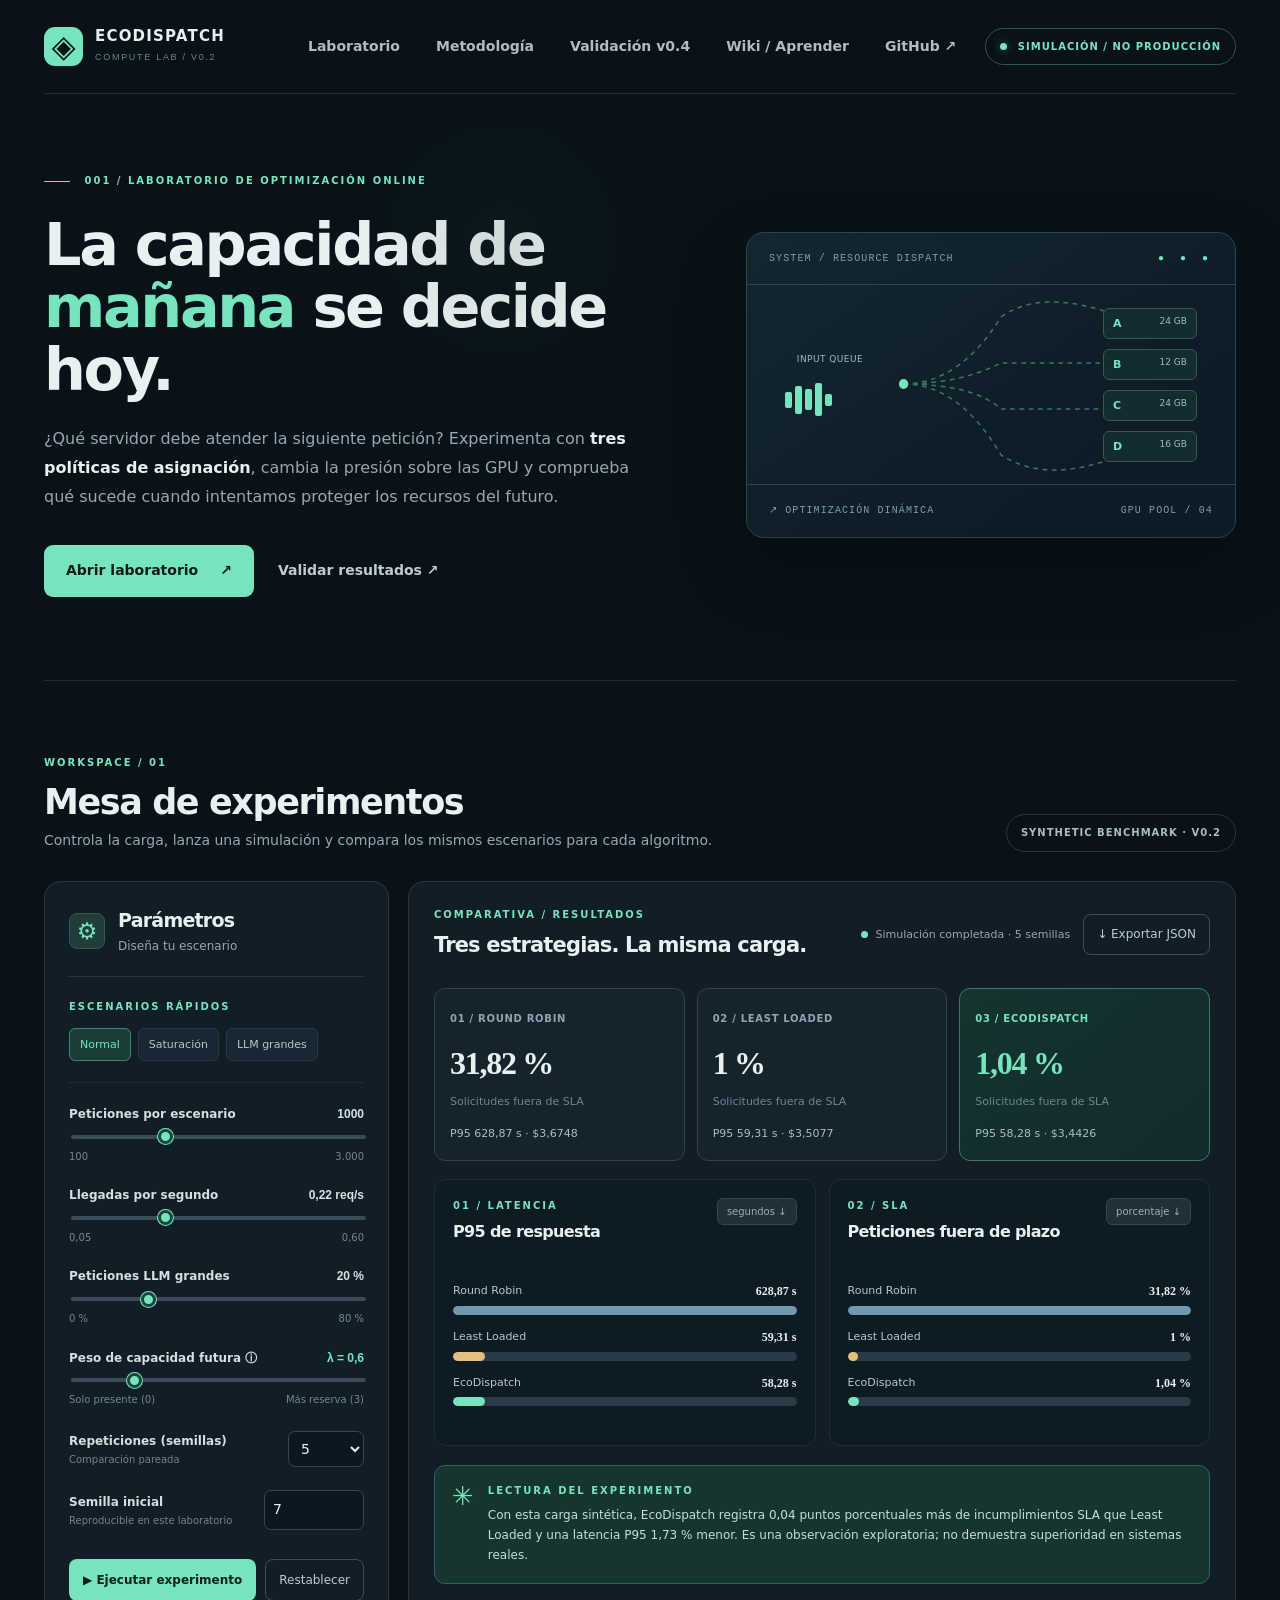
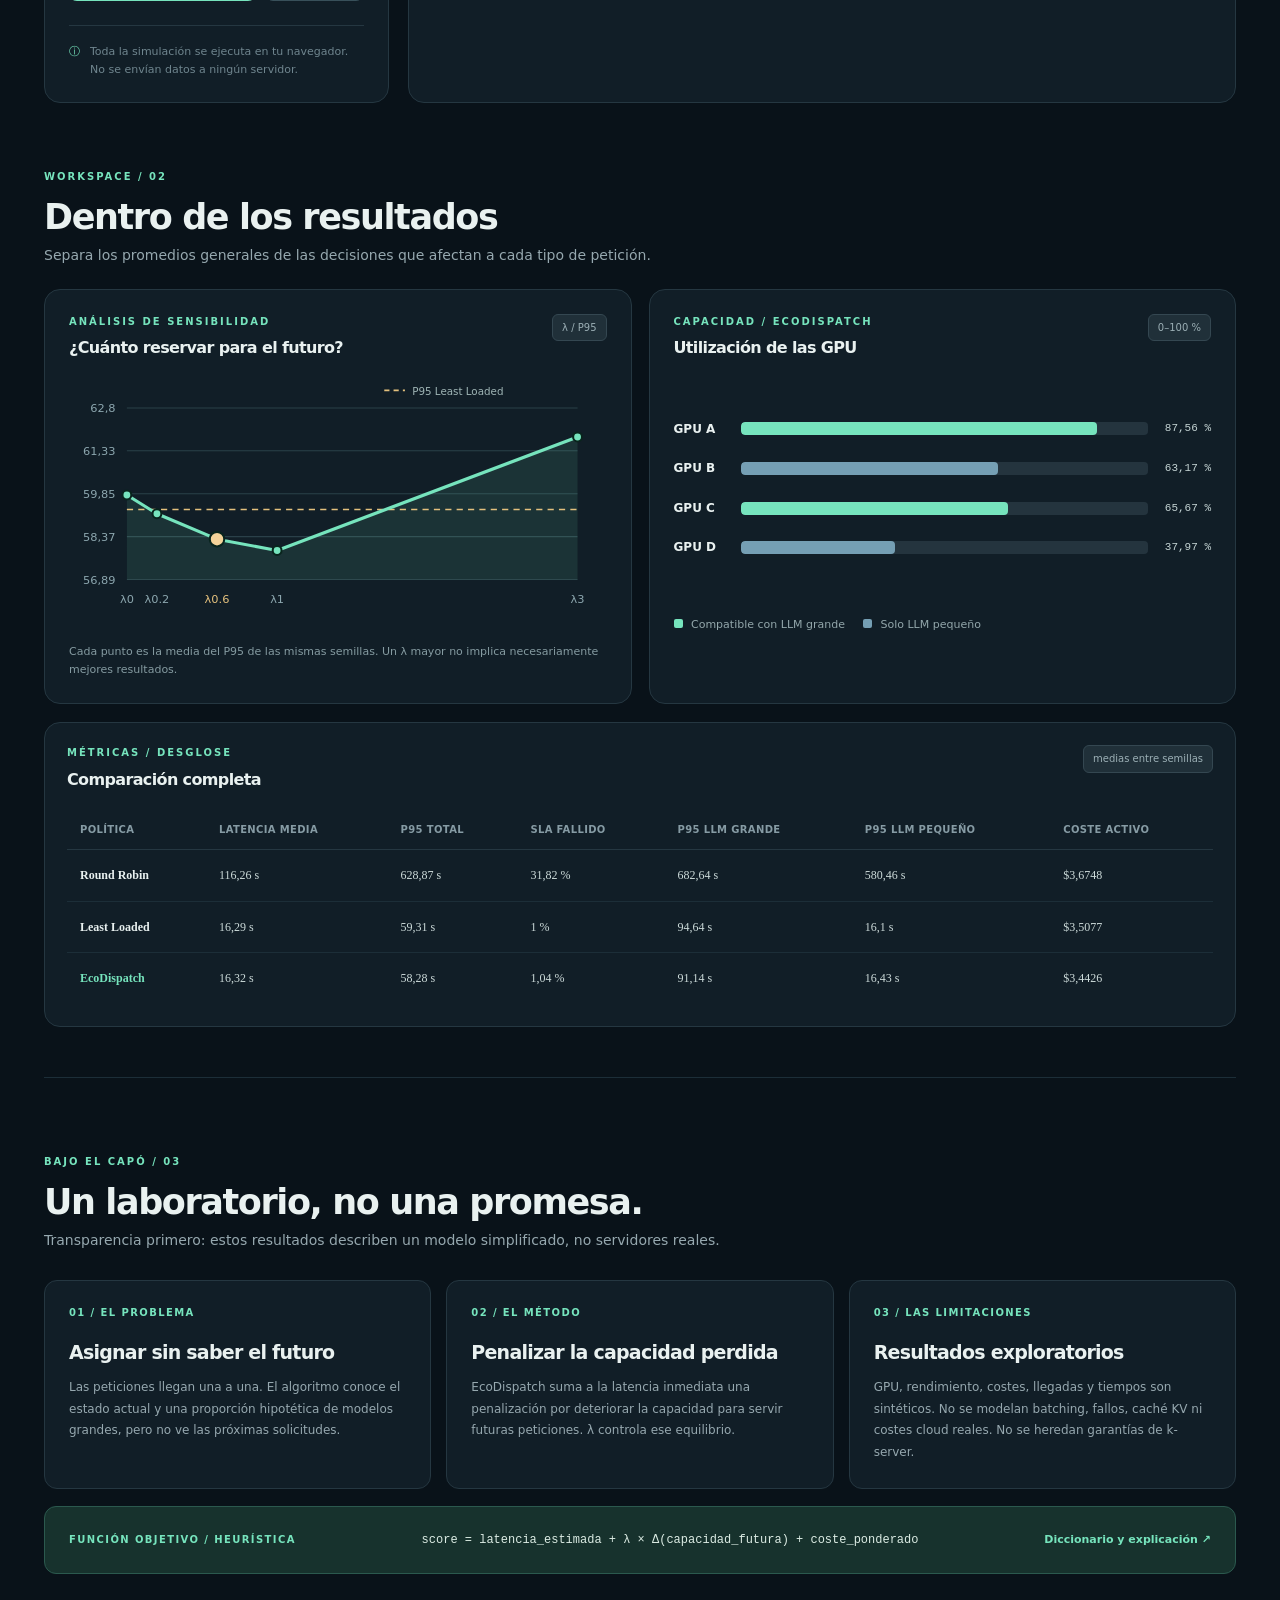
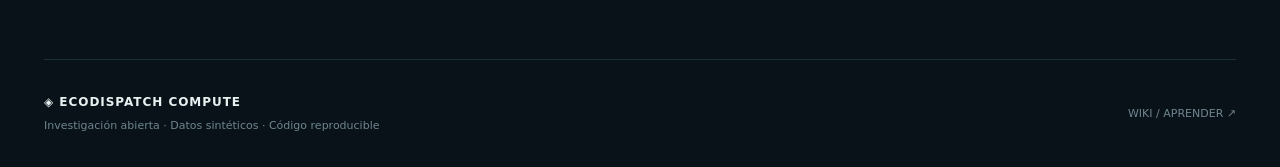
<file: web/index.html>
<!doctype html>
<html lang="es">
<head>
  <meta charset="utf-8">
  <meta name="viewport" content="width=device-width, initial-scale=1">
  <meta name="theme-color" content="#091118">
  <meta name="description" content="EcoDispatch Compute Lab: laboratorio abierto para experimentar con políticas de asignación de cargas LLM, colas y capacidad futura.">
  <title>EcoDispatch Compute — Laboratorio</title>
  <link rel="icon" href="data:image/svg+xml,%3Csvg xmlns='http://www.w3.org/2000/svg' viewBox='0 0 64 64'%3E%3Crect width='64' height='64' rx='16' fill='%230b1720'/%3E%3Cpath d='M13 37h11l8-18 8 26 8-13h5' stroke='%2372e4bf' stroke-width='5' fill='none' stroke-linecap='round' stroke-linejoin='round'/%3E%3C/svg%3E">
  <link rel="stylesheet" href="./styles.css">
  <script type="module" src="./app.mjs"></script>
</head>
<body>
  <div class="app-shell">
    <header class="site-header">
      <a class="brand" href="#inicio" aria-label="EcoDispatch Compute Lab, inicio">
        <span class="brand-mark" aria-hidden="true">◈</span>
        <span><strong>ECODISPATCH</strong><small>COMPUTE LAB / V0.2</small></span>
      </a>
      <nav class="top-links" aria-label="Navegación principal">
        <a href="#laboratorio">Laboratorio</a>
        <a href="#metodologia">Metodología</a>
        <a href="./validation.html">Validación v0.4</a>
        <a href="./wiki.html">Wiki / Aprender</a>
        <a href="https://github.com/webtilians/ecodispatchcompute" target="_blank" rel="noopener noreferrer">GitHub <span aria-hidden="true">↗</span></a>
      </nav>
      <span class="environment-tag"><span class="status-light" aria-hidden="true"></span> SIMULACIÓN / NO PRODUCCIÓN</span>
    </header>

    <main id="inicio">
      <section class="hero" aria-labelledby="hero-title">
        <div class="hero-copy">
          <div class="eyebrow"><span class="eyebrow-rule"></span> 001 / LABORATORIO DE OPTIMIZACIÓN ONLINE</div>
          <h1 id="hero-title">La capacidad de <em>mañana</em> se decide hoy.</h1>
          <p>¿Qué servidor debe atender la siguiente petición? Experimenta con <strong>tres políticas de asignación</strong>, cambia la presión sobre las GPU y comprueba qué sucede cuando intentamos proteger los recursos del futuro.</p>
          <div class="hero-actions">
            <a class="primary-link" href="#laboratorio">Abrir laboratorio <span aria-hidden="true">↗</span></a>
            <a class="secondary-link" href="./validation.html">Validar resultados <span aria-hidden="true">↗</span></a>
          </div>
        </div>
        <div class="hero-visual" aria-hidden="true">
          <div class="visual-head"><span>SYSTEM / RESOURCE DISPATCH</span><span class="live-dots">● ● ●</span></div>
          <div class="network">
            <div class="network-input"><span>INPUT QUEUE</span><div class="pulse-stack"><i></i><i></i><i></i><i></i><i></i></div></div>
            <svg class="network-lines" viewBox="0 0 410 190" preserveAspectRatio="none" aria-hidden="true">
              <path d="M90 95 Q150 95 195 28 Q240 -2 325 28" />
              <path d="M90 95 Q150 95 195 74 Q245 74 325 74" />
              <path d="M90 95 Q165 95 195 120 Q245 120 325 120" />
              <path d="M90 95 Q150 95 195 166 Q245 196 325 166" />
              <circle cx="90" cy="95" r="5"/><circle cx="325" cy="28" r="4"/><circle cx="325" cy="74" r="4"/><circle cx="325" cy="120" r="4"/><circle cx="325" cy="166" r="4"/>
            </svg>
            <div class="network-servers"><div>A <span class="server-chip">24 GB</span></div><div>B <span class="server-chip">12 GB</span></div><div>C <span class="server-chip">24 GB</span></div><div>D <span class="server-chip">16 GB</span></div></div>
          </div>
          <div class="visual-foot"><span>↗ OPTIMIZACIÓN DINÁMICA</span><span>GPU POOL / 04</span></div>
        </div>
      </section>

      <section class="lab-section" id="laboratorio" aria-labelledby="lab-title">
        <div class="section-heading">
          <div><p class="eyebrow">WORKSPACE / 01</p><h2 id="lab-title">Mesa de experimentos</h2><p>Controla la carga, lanza una simulación y compara los mismos escenarios para cada algoritmo.</p></div>
          <span class="version-pill">SYNTHETIC BENCHMARK · V0.2</span>
        </div>

        <div class="lab-layout">
          <aside class="control-panel" aria-labelledby="controls-title">
            <div class="panel-title"><span class="panel-icon">⚙</span><div><h3 id="controls-title">Parámetros</h3><p>Diseña tu escenario</p></div></div>
            <div class="preset-area"><p class="micro-heading">ESCENARIOS RÁPIDOS</p><div class="preset-buttons" role="group" aria-label="Escenarios predefinidos">
              <button type="button" class="preset-button selected" data-preset="normal" aria-pressed="true">Normal</button>
              <button type="button" class="preset-button" data-preset="overload" aria-pressed="false">Saturación</button>
              <button type="button" class="preset-button" data-preset="large" aria-pressed="false">LLM grandes</button>
            </div></div>
            <form id="simulation-form">
              <div class="field"><div class="field-head"><label for="count">Peticiones por escenario</label><output id="count-out" for="count">1.000</output></div><input id="count" name="count" type="range" min="100" max="3000" step="100" value="1000"><div class="field-limits"><span>100</span><span>3.000</span></div></div>
              <div class="field"><div class="field-head"><label for="rate">Llegadas por segundo</label><output id="rate-out" for="rate">0,22 req/s</output></div><input id="rate" name="rate" type="range" min="0.05" max="0.6" step="0.01" value="0.22"><div class="field-limits"><span>0,05</span><span>0,60</span></div></div>
              <div class="field"><div class="field-head"><label for="largeShare">Peticiones LLM grandes</label><output id="largeShare-out" for="largeShare">20 %</output></div><input id="largeShare" name="largeShare" type="range" min="0" max="80" step="5" value="20"><div class="field-limits"><span>0 %</span><span>80 %</span></div></div>
              <div class="field field-accent"><div class="field-head"><label for="lambdaFuture">Peso de capacidad futura <span title="Peso del coste de perder capacidad para próximas peticiones" aria-label="Peso del coste de perder capacidad para próximas peticiones">ⓘ</span></label><output id="lambdaFuture-out" for="lambdaFuture">λ = 0,6</output></div><input id="lambdaFuture" name="lambdaFuture" type="range" min="0" max="3" step="0.1" value="0.6"><div class="field-limits"><span>Solo presente (0)</span><span>Más reserva (3)</span></div></div>
              <div class="field field-inline"><div><label for="seeds">Repeticiones (semillas)</label><small>Comparación pareada</small></div><select id="seeds" name="seeds"><option value="1">1</option><option value="3">3</option><option value="5" selected>5</option><option value="10">10</option></select></div>
              <div class="field field-inline"><div><label for="seed">Semilla inicial</label><small>Reproducible en este laboratorio</small></div><input id="seed" name="seed" type="number" min="0" max="1000000" step="1" value="7" required></div>
              <div class="form-actions"><button type="submit" id="run-button" class="run-button">▶ Ejecutar experimento</button><button type="button" id="reset-button" class="reset-button">Restablecer</button></div>
            </form>
            <div class="control-note"><span aria-hidden="true">ⓘ</span> Toda la simulación se ejecuta en tu navegador. No se envían datos a ningún servidor.</div>
          </aside>

          <div class="experiment-output">
            <div class="result-head"><div><p class="micro-heading">COMPARATIVA / RESULTADOS</p><h3>Tres estrategias. La misma carga.</h3></div><div class="result-actions"><span id="run-status" role="status" aria-live="polite"><i class="status-indicator"></i> Listo para simular</span><button type="button" id="export-button" class="export-button" disabled>↓ Exportar JSON</button></div></div>
            <div class="policy-cards" id="policy-cards" aria-live="polite">
              <div class="placeholder-card"><span>01 / ROUND ROBIN</span><b>—</b><small>Ejecuta una simulación</small></div>
              <div class="placeholder-card"><span>02 / LEAST LOADED</span><b>—</b><small>Ejecuta una simulación</small></div>
              <div class="placeholder-card placeholder-accent"><span>03 / ECODISPATCH</span><b>—</b><small>Ejecuta una simulación</small></div>
            </div>
            <div class="chart-grid">
              <section class="chart-panel" aria-labelledby="chart-latency-title"><div class="chart-heading"><div><p class="micro-heading">01 / LATENCIA</p><h4 id="chart-latency-title">P95 de respuesta</h4></div><span class="unit-pill">segundos ↓</span></div><div id="latency-chart" class="bar-chart empty-chart"><p>Esperando resultados…</p></div></section>
              <section class="chart-panel" aria-labelledby="chart-sla-title"><div class="chart-heading"><div><p class="micro-heading">02 / SLA</p><h4 id="chart-sla-title">Peticiones fuera de plazo</h4></div><span class="unit-pill">porcentaje ↓</span></div><div id="sla-chart" class="bar-chart empty-chart"><p>Esperando resultados…</p></div></section>
            </div>
            <div class="analysis-panel" id="interpretation"><div class="insight-symbol">✳</div><div><p class="micro-heading">LECTURA DEL EXPERIMENTO</p><p id="insight-text">Ejecuta un escenario para ver cómo se comporta EcoDispatch respecto al balanceador Least Loaded. Ninguna estrategia está declarada ganadora por adelantado.</p></div></div>
          </div>
        </div>

        <div class="deep-dive" aria-labelledby="detail-title">
          <div class="section-heading compact"><div><p class="eyebrow">WORKSPACE / 02</p><h2 id="detail-title">Dentro de los resultados</h2><p>Separa los promedios generales de las decisiones que afectan a cada tipo de petición.</p></div></div>
          <div class="detail-grid">
            <section class="detail-panel" aria-labelledby="sensitivity-title"><div class="chart-heading"><div><p class="micro-heading">ANÁLISIS DE SENSIBILIDAD</p><h3 id="sensitivity-title">¿Cuánto reservar para el futuro?</h3></div><span class="unit-pill">λ / P95</span></div><div class="line-wrap"><svg id="lambda-chart" viewBox="0 0 520 248" role="img" aria-label="Curva de latencia P95 según lambda"><text x="260" y="125" text-anchor="middle" fill="#758995">Esperando datos…</text></svg></div><p class="chart-footnote">Cada punto es la media del P95 de las mismas semillas. Un λ mayor no implica necesariamente mejores resultados.</p></section>
            <section class="detail-panel" aria-labelledby="gpu-title"><div class="chart-heading"><div><p class="micro-heading">CAPACIDAD / ECODISPATCH</p><h3 id="gpu-title">Utilización de las GPU</h3></div><span class="unit-pill">0–100 %</span></div><div id="gpu-chart" class="gpu-bars"><p class="empty-note">Esperando datos…</p></div><div class="legend"><span><i class="legend-square"></i> Compatible con LLM grande</span><span><i class="legend-square legend-alt"></i> Solo LLM pequeño</span></div></section>
          </div>
          <section class="table-panel" aria-labelledby="table-title"><div class="table-heading"><div><p class="micro-heading">MÉTRICAS / DESGLOSE</p><h3 id="table-title">Comparación completa</h3></div><span class="unit-pill">medias entre semillas</span></div>
            <div class="table-scroll"><table><thead><tr><th scope="col">Política</th><th scope="col">Latencia media</th><th scope="col">P95 total</th><th scope="col">SLA fallido</th><th scope="col">P95 LLM grande</th><th scope="col">P95 LLM pequeño</th><th scope="col">Coste activo</th></tr></thead><tbody id="comparison-rows"><tr><td colspan="7" class="empty-cell">Sin resultados todavía</td></tr></tbody></table></div>
          </section>
        </div>
      </section>

      <section id="metodologia" class="method-section" aria-labelledby="method-title">
        <div class="section-heading"><div><p class="eyebrow">BAJO EL CAPÓ / 03</p><h2 id="method-title">Un laboratorio, no una promesa.</h2><p>Transparencia primero: estos resultados describen un modelo simplificado, no servidores reales.</p></div></div>
        <div class="method-cards">
          <article><span>01 / EL PROBLEMA</span><h3>Asignar sin saber el futuro</h3><p>Las peticiones llegan una a una. El algoritmo conoce el estado actual y una proporción hipotética de modelos grandes, pero no ve las próximas solicitudes.</p></article>
          <article><span>02 / EL MÉTODO</span><h3>Penalizar la capacidad perdida</h3><p>EcoDispatch suma a la latencia inmediata una penalización por deteriorar la capacidad para servir futuras peticiones. λ controla ese equilibrio.</p></article>
          <article><span>03 / LAS LIMITACIONES</span><h3>Resultados exploratorios</h3><p>GPU, rendimiento, costes, llegadas y tiempos son sintéticos. No se modelan batching, fallos, caché KV ni costes cloud reales. No se heredan garantías de k-server.</p></article>
        </div>
        <div class="formula"><span>FUNCIÓN OBJETIVO / HEURÍSTICA</span><code>score = latencia_estimada + λ × Δ(capacidad_futura) + coste_ponderado</code><a href="./wiki.html">Diccionario y explicación ↗</a></div>
      </section>
    </main>
    <footer><div><strong>◈ ECODISPATCH COMPUTE</strong><span>Investigación abierta · Datos sintéticos · Código reproducible</span></div><a href="./wiki.html">WIKI / APRENDER ↗</a></footer>
  </div>
</body>
</html>
</file>
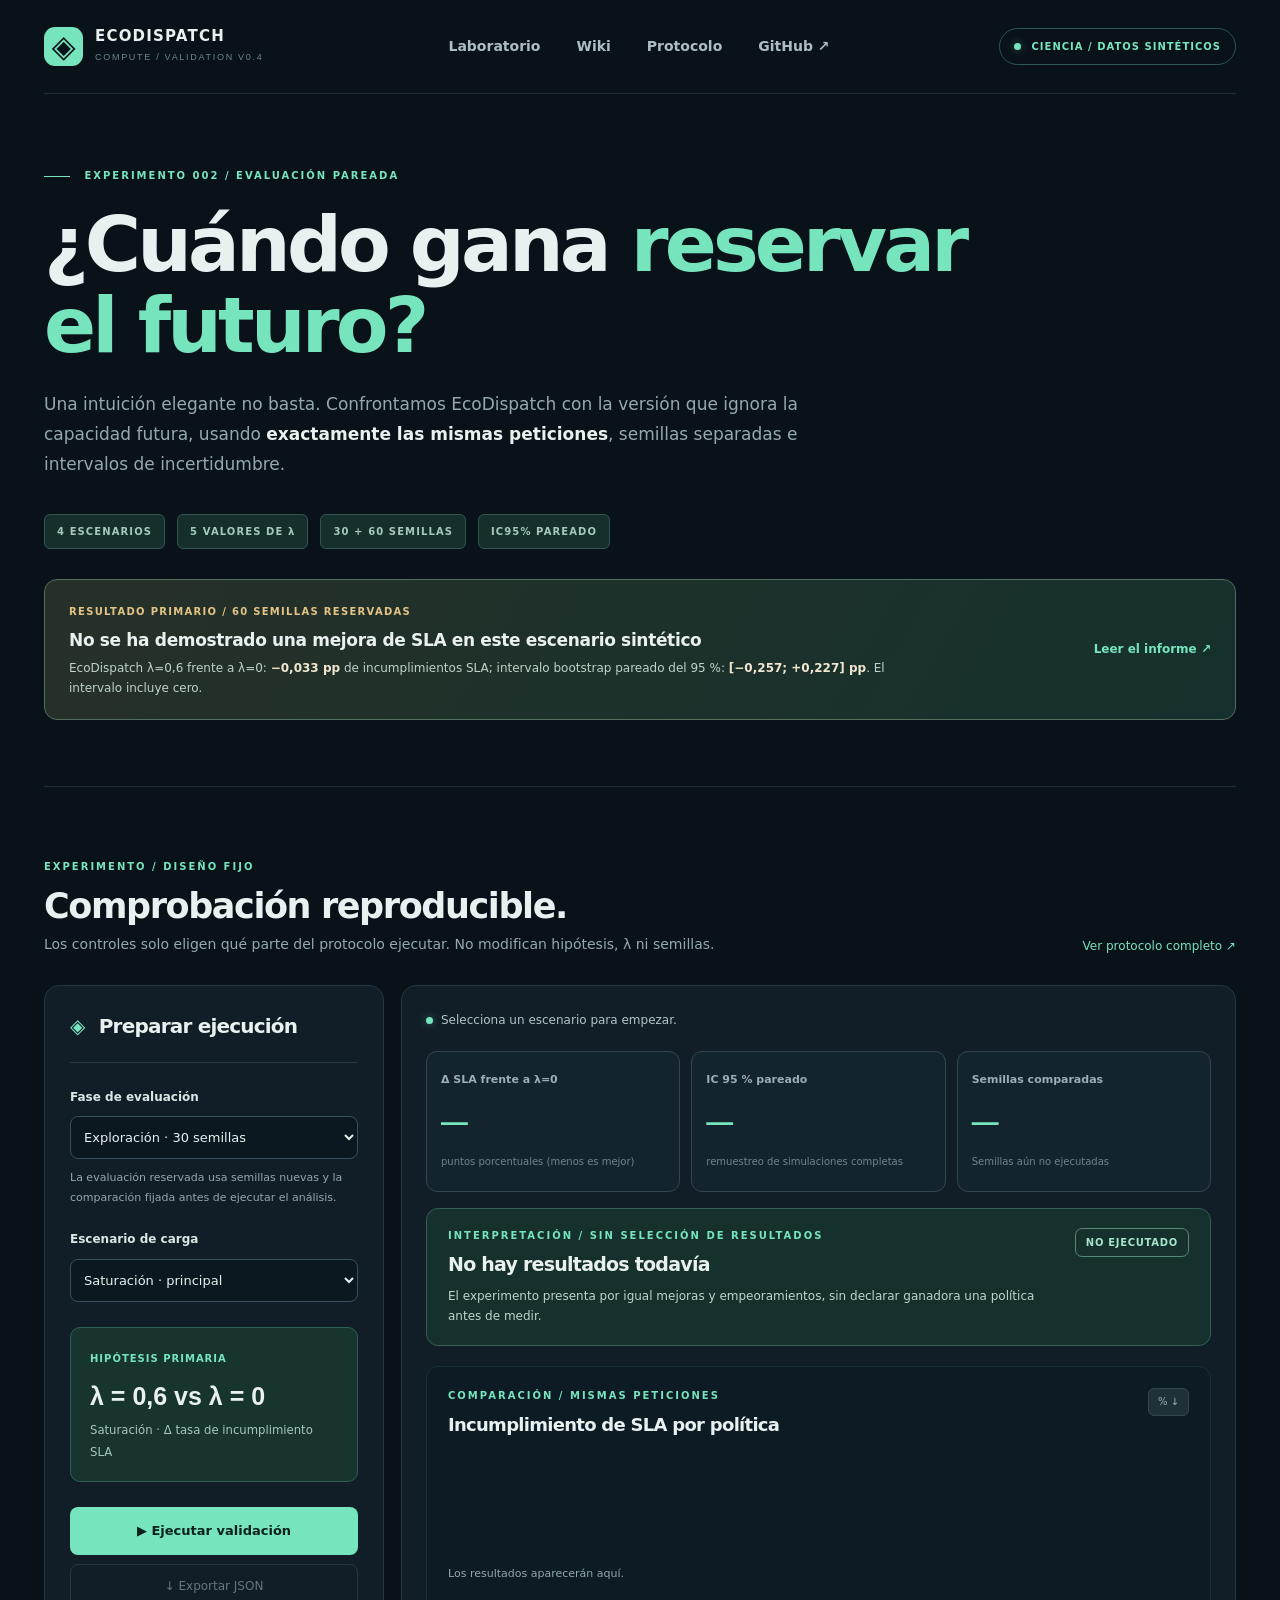
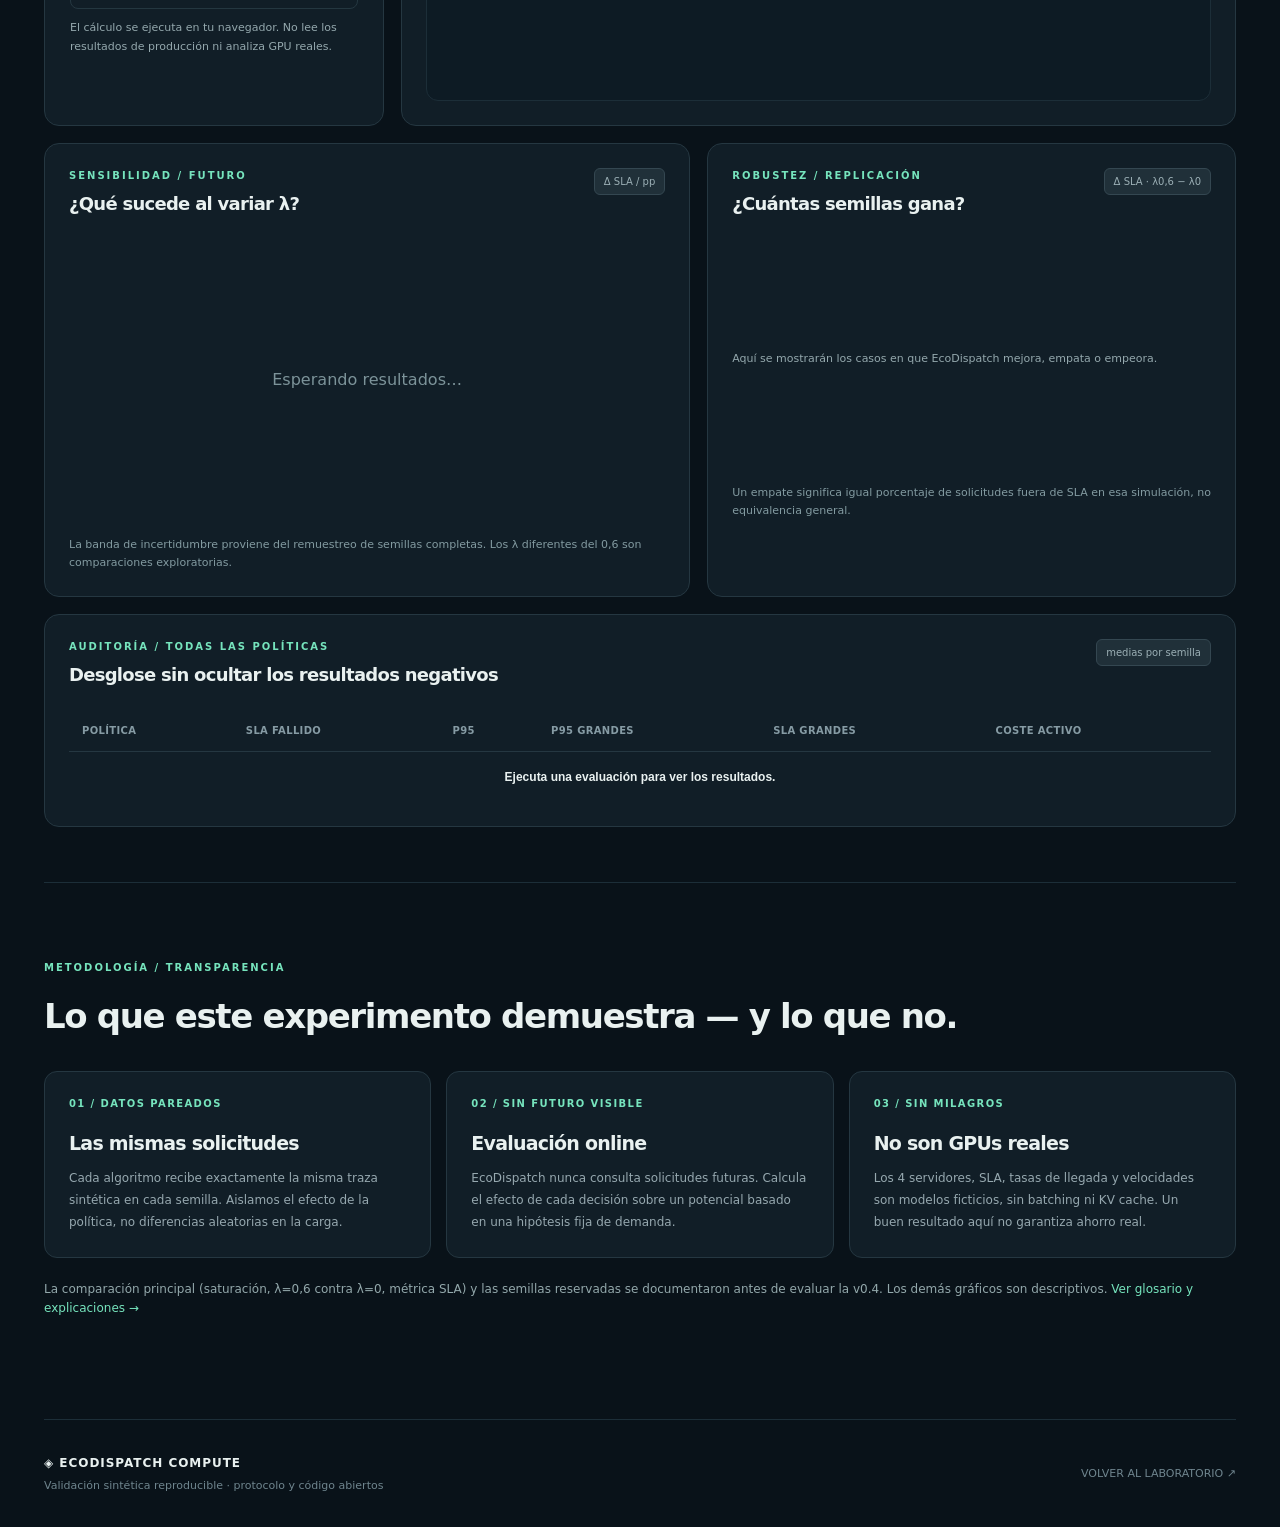
<file: web/validation.html>
<!doctype html>
<html lang="es">
<head>
  <meta charset="utf-8">
  <meta name="viewport" content="width=device-width, initial-scale=1">
  <meta name="theme-color" content="#091219">
  <meta name="description" content="EcoDispatch Compute Validation Lab v0.4: cargas sintéticas pareadas, comparación λ=0,6 vs 0, intervalos bootstrap y prueba reservada.">
  <title>Validation Lab v0.4 — EcoDispatch Compute</title>
  <link rel="stylesheet" href="./styles.css">
  <link rel="stylesheet" href="./validation.css">
  <script type="module" src="./validation-app.mjs"></script>
</head>
<body>
<div class="app-shell">
  <header class="site-header">
    <a class="brand" href="./index.html"><span class="brand-mark" aria-hidden="true">◈</span><span><strong>ECODISPATCH</strong><small>COMPUTE / VALIDATION V0.4</small></span></a>
    <nav class="top-links" aria-label="Secciones">
      <a href="./index.html">Laboratorio</a><a href="./wiki.html">Wiki</a>
      <a href="#protocolo">Protocolo</a><a href="https://github.com/webtilians/ecodispatchcompute" target="_blank" rel="noopener noreferrer">GitHub ↗</a>
    </nav>
    <span class="environment-tag"><span class="status-light"></span> CIENCIA / DATOS SINTÉTICOS</span>
  </header>
  <main>
    <section class="validation-hero">
      <div class="eyebrow"><span class="eyebrow-rule"></span> EXPERIMENTO 002 / EVALUACIÓN PAREADA</div>
      <h1>¿Cuándo gana <em>reservar el futuro?</em></h1>
      <p>Una intuición elegante no basta. Confrontamos EcoDispatch con la versión que ignora la capacidad futura, usando <strong>exactamente las mismas peticiones</strong>, semillas separadas e intervalos de incertidumbre.</p>
      <div class="hero-chips"><span>4 ESCENARIOS</span><span>5 VALORES DE λ</span><span>30 + 60 SEMILLAS</span><span>IC95% PAREADO</span></div>

      <aside class="frozen-result" aria-label="Resultado primario preestablecido de la evaluación reservada">
        <div><span>RESULTADO PRIMARIO / 60 SEMILLAS RESERVADAS</span>
        <strong>No se ha demostrado una mejora de SLA en este escenario sintético</strong>
        <p>EcoDispatch λ=0,6 frente a λ=0: <b>−0,033 pp</b> de incumplimientos SLA; intervalo bootstrap pareado del 95 %: <b>[−0,257; +0,227] pp</b>. El intervalo incluye cero.</p></div>
        <a href="https://github.com/webtilians/ecodispatchcompute/blob/master/docs/validation-v0.4-findings.md" target="_blank" rel="noopener noreferrer">Leer el informe ↗</a>
      </aside>
    </section>

    <section class="research-frame" id="experimento" aria-labelledby="research-title">
      <div class="section-heading">
        <div><p class="eyebrow">EXPERIMENTO / DISEÑO FIJO</p><h2 id="research-title">Comprobación reproducible.</h2><p>Los controles solo eligen qué parte del protocolo ejecutar. No modifican hipótesis, λ ni semillas.</p></div>
        <a class="protocol-link" href="https://github.com/webtilians/ecodispatchcompute/blob/master/docs/validation-v0.4-protocol.md" target="_blank" rel="noopener noreferrer">Ver protocolo completo ↗</a>
      </div>
      <div class="run-layout">
        <aside class="validation-controls">
          <h3><span aria-hidden="true">◈</span> Preparar ejecución</h3>
          <div class="v-field"><label for="stage">Fase de evaluación</label>
            <select id="stage">
              <option value="exploration">Exploración · 30 semillas</option>
              <option value="reserved">Evaluación reservada · 60 semillas</option>
            </select>
            <p>La evaluación reservada usa semillas nuevas y la comparación fijada antes de ejecutar el análisis.</p>
          </div>
          <div class="v-field"><label for="scenario">Escenario de carga</label>
            <select id="scenario">
              <option value="stressed">Saturación · principal</option>
              <option value="light">Baja carga</option>
              <option value="nominal">Carga nominal</option>
              <option value="large-heavy">LLM grandes</option>
              <option value="all">Los cuatro escenarios</option>
            </select>
          </div>
          <div class="preset-stat"><span>HIPÓTESIS PRIMARIA</span><strong>λ = 0,6 vs λ = 0</strong><small>Saturación · Δ tasa de incumplimiento SLA</small></div>
          <div class="v-buttons"><button type="button" id="run-validation" class="run-button">▶ Ejecutar validación</button><button id="download-validation" type="button" class="reset-button" disabled>↓ Exportar JSON</button></div>
          <p class="v-note">El cálculo se ejecuta en tu navegador. No lee los resultados de producción ni analiza GPU reales.</p>
        </aside>

        <div class="validation-results">
          <div class="validation-status" role="status" aria-live="polite"><span id="status-dot" class="status-light"></span> <span id="validation-status">Selecciona un escenario para empezar.</span></div>
          <div id="scenario-tabs" class="scenario-tabs" aria-label="Resultados por escenario" hidden></div>
          <div class="key-metrics">
            <article class="key-card"><span>Δ SLA frente a λ=0</span><strong id="key-delta">—</strong><small>puntos porcentuales (menos es mejor)</small></article>
            <article class="key-card"><span>IC 95 % pareado</span><strong id="key-ci">—</strong><small>remuestreo de simulaciones completas</small></article>
            <article class="key-card"><span>Semillas comparadas</span><strong id="key-n">—</strong><small id="key-range">Semillas aún no ejecutadas</small></article>
          </div>
          <div class="main-result">
            <div><p class="micro-heading">INTERPRETACIÓN / SIN SELECCIÓN DE RESULTADOS</p><h3 id="verdict-title">No hay resultados todavía</h3><p id="verdict-text">El experimento presenta por igual mejoras y empeoramientos, sin declarar ganadora una política antes de medir.</p></div>
            <span id="verdict-tag" class="verdict-tag">NO EJECUTADO</span>
          </div>
          <section class="validation-chart">
            <div class="chart-heading"><div><p class="micro-heading">COMPARACIÓN / MISMAS PETICIONES</p><h3>Incumplimiento de SLA por política</h3></div><span class="unit-pill">% ↓</span></div>
            <div id="validation-bars" class="validation-bars"><p class="v-note">Los resultados aparecerán aquí.</p></div>
          </section>
        </div>
      </div>

      <div class="analysis-grid">
        <section class="validation-panel">
          <div class="chart-heading"><div><p class="micro-heading">SENSIBILIDAD / FUTURO</p><h3>¿Qué sucede al variar λ?</h3></div><span class="unit-pill">Δ SLA / pp</span></div>
          <svg id="delta-chart" viewBox="0 0 520 248" role="img" aria-label="Diferencia en porcentaje de incumplimientos según lambda"><text x="260" y="128" fill="#7c9399" text-anchor="middle">Esperando resultados…</text></svg>
          <p class="panel-foot">La banda de incertidumbre proviene del remuestreo de semillas completas. Los λ diferentes del 0,6 son comparaciones exploratorias.</p>
        </section>
        <section class="validation-panel">
          <div class="chart-heading"><div><p class="micro-heading">ROBUSTEZ / REPLICACIÓN</p><h3>¿Cuántas semillas gana?</h3></div><span class="unit-pill">Δ SLA · λ0,6 − λ0</span></div>
          <div class="outcomes" id="outcomes"><p class="v-note">Aquí se mostrarán los casos en que EcoDispatch mejora, empata o empeora.</p></div>
          <p class="panel-foot">Un empate significa igual porcentaje de solicitudes fuera de SLA en esa simulación, no equivalencia general.</p>
        </section>
      </div>

      <div class="comparison-table">
        <div class="chart-heading"><div><p class="micro-heading">AUDITORÍA / TODAS LAS POLÍTICAS</p><h3>Desglose sin ocultar los resultados negativos</h3></div><span class="unit-pill">medias por semilla</span></div>
        <div class="table-scroll"><table>
          <thead><tr><th>Política</th><th>SLA fallido</th><th>P95</th><th>P95 grandes</th><th>SLA grandes</th><th>Coste activo</th></tr></thead>
          <tbody id="validation-table"><tr><td class="empty-cell" colspan="6">Ejecuta una evaluación para ver los resultados.</td></tr></tbody>
        </table></div>
      </div>
    </section>

    <section id="protocolo" class="research-method">
      <p class="eyebrow">METODOLOGÍA / TRANSPARENCIA</p><h2>Lo que este experimento demuestra — y lo que no.</h2>
      <div class="method-cards">
        <article><span>01 / DATOS PAREADOS</span><h3>Las mismas solicitudes</h3><p>Cada algoritmo recibe exactamente la misma traza sintética en cada semilla. Aislamos el efecto de la política, no diferencias aleatorias en la carga.</p></article>
        <article><span>02 / SIN FUTURO VISIBLE</span><h3>Evaluación online</h3><p>EcoDispatch nunca consulta solicitudes futuras. Calcula el efecto de cada decisión sobre un potencial basado en una hipótesis fija de demanda.</p></article>
        <article><span>03 / SIN MILAGROS</span><h3>No son GPUs reales</h3><p>Los 4 servidores, SLA, tasas de llegada y velocidades son modelos ficticios, sin batching ni KV cache. Un buen resultado aquí no garantiza ahorro real.</p></article>
      </div>
      <p class="secondary-note">La comparación principal (saturación, λ=0,6 contra λ=0, métrica SLA) y las semillas reservadas se documentaron antes de evaluar la v0.4. Los demás gráficos son descriptivos. <a href="./wiki.html">Ver glosario y explicaciones →</a></p>
    </section>
  </main>
  <footer><div><strong>◈ ECODISPATCH COMPUTE</strong><span>Validación sintética reproducible · protocolo y código abiertos</span></div><a href="./index.html">VOLVER AL LABORATORIO ↗</a></footer>
</div>
</body>
</html>
</file>
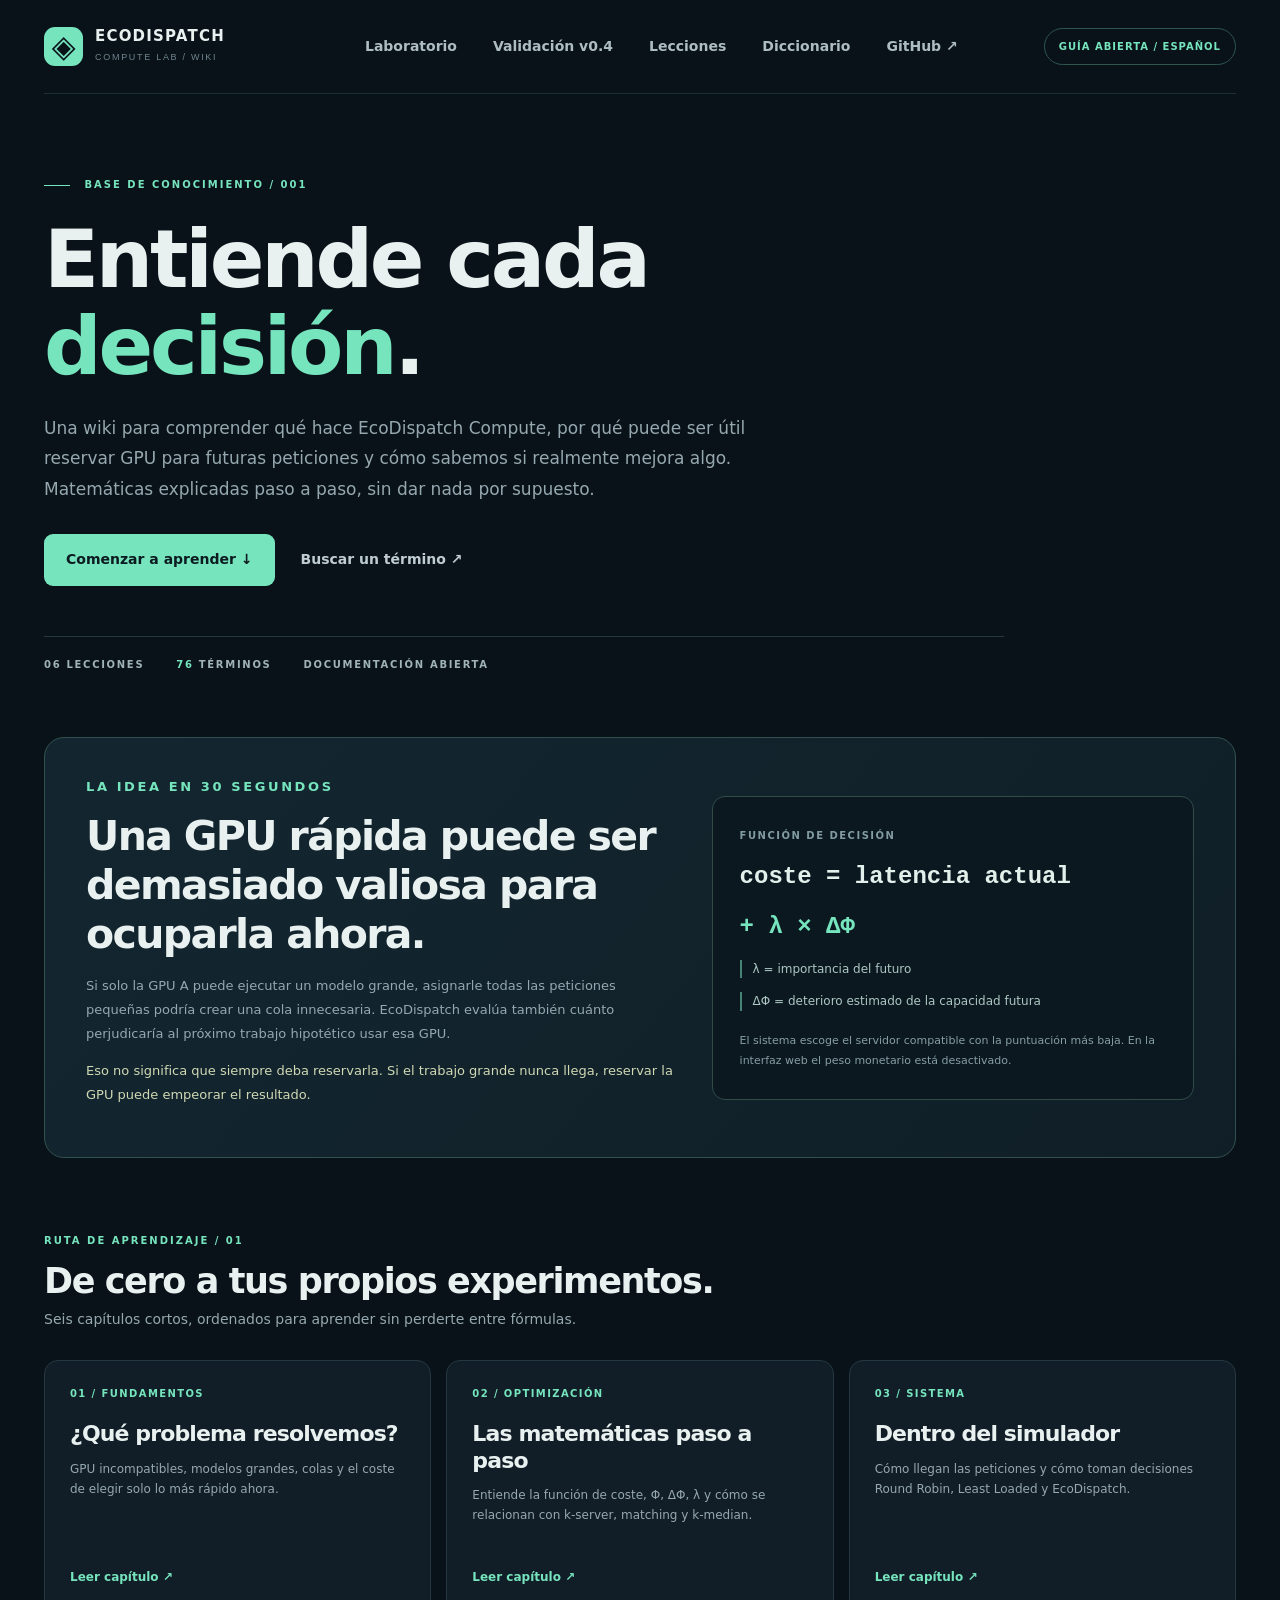
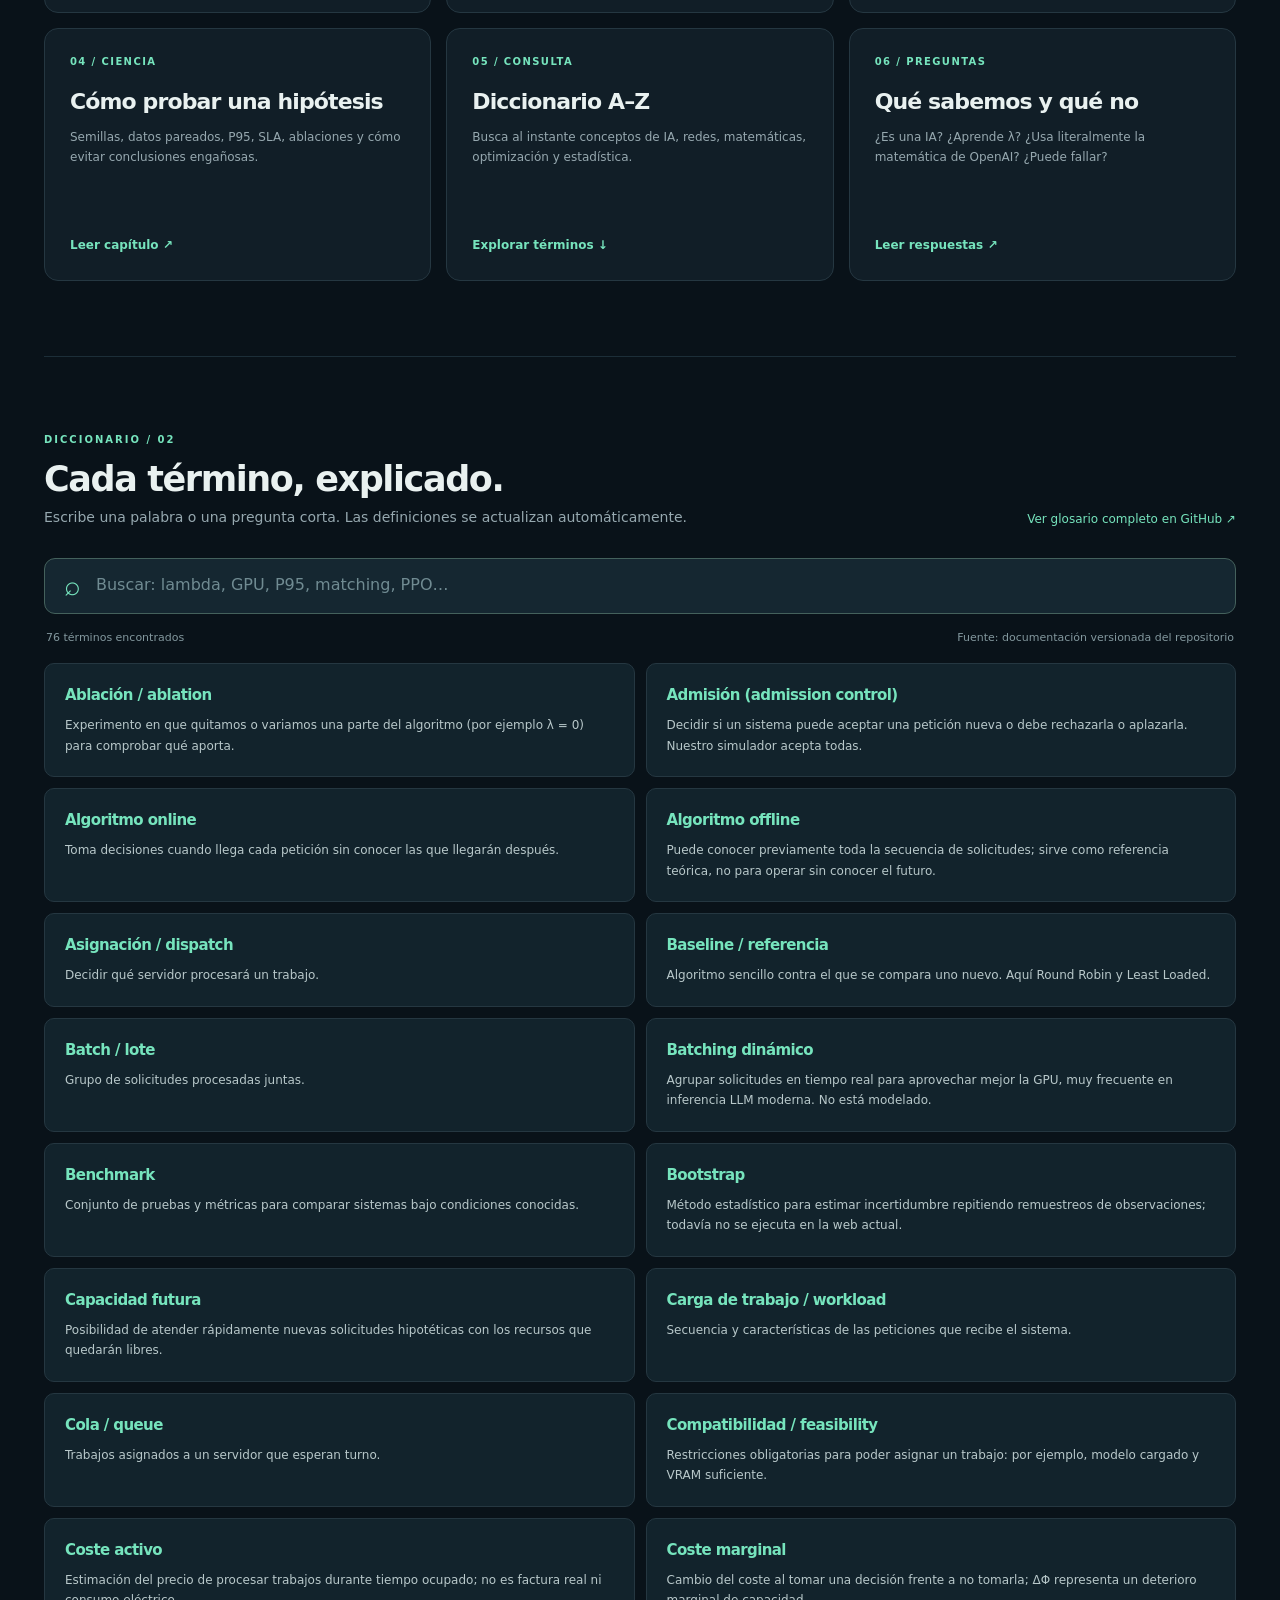
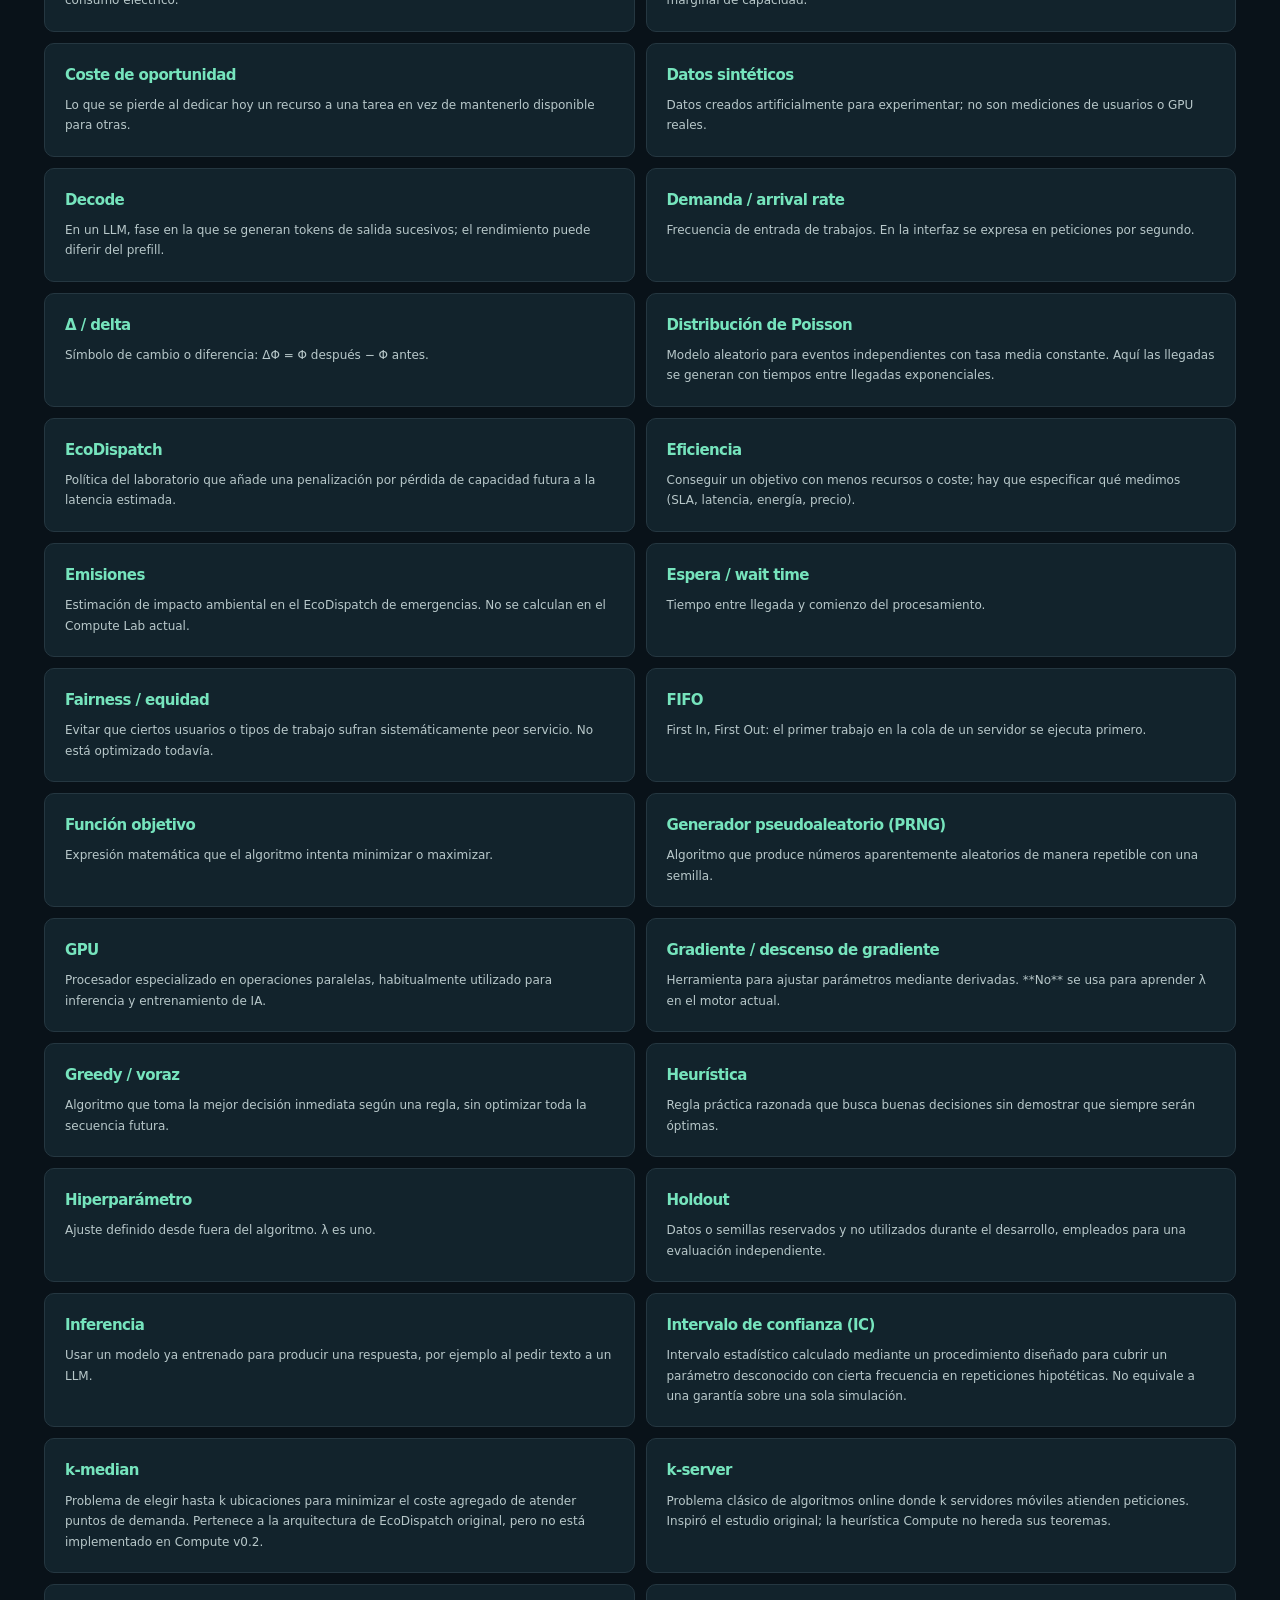
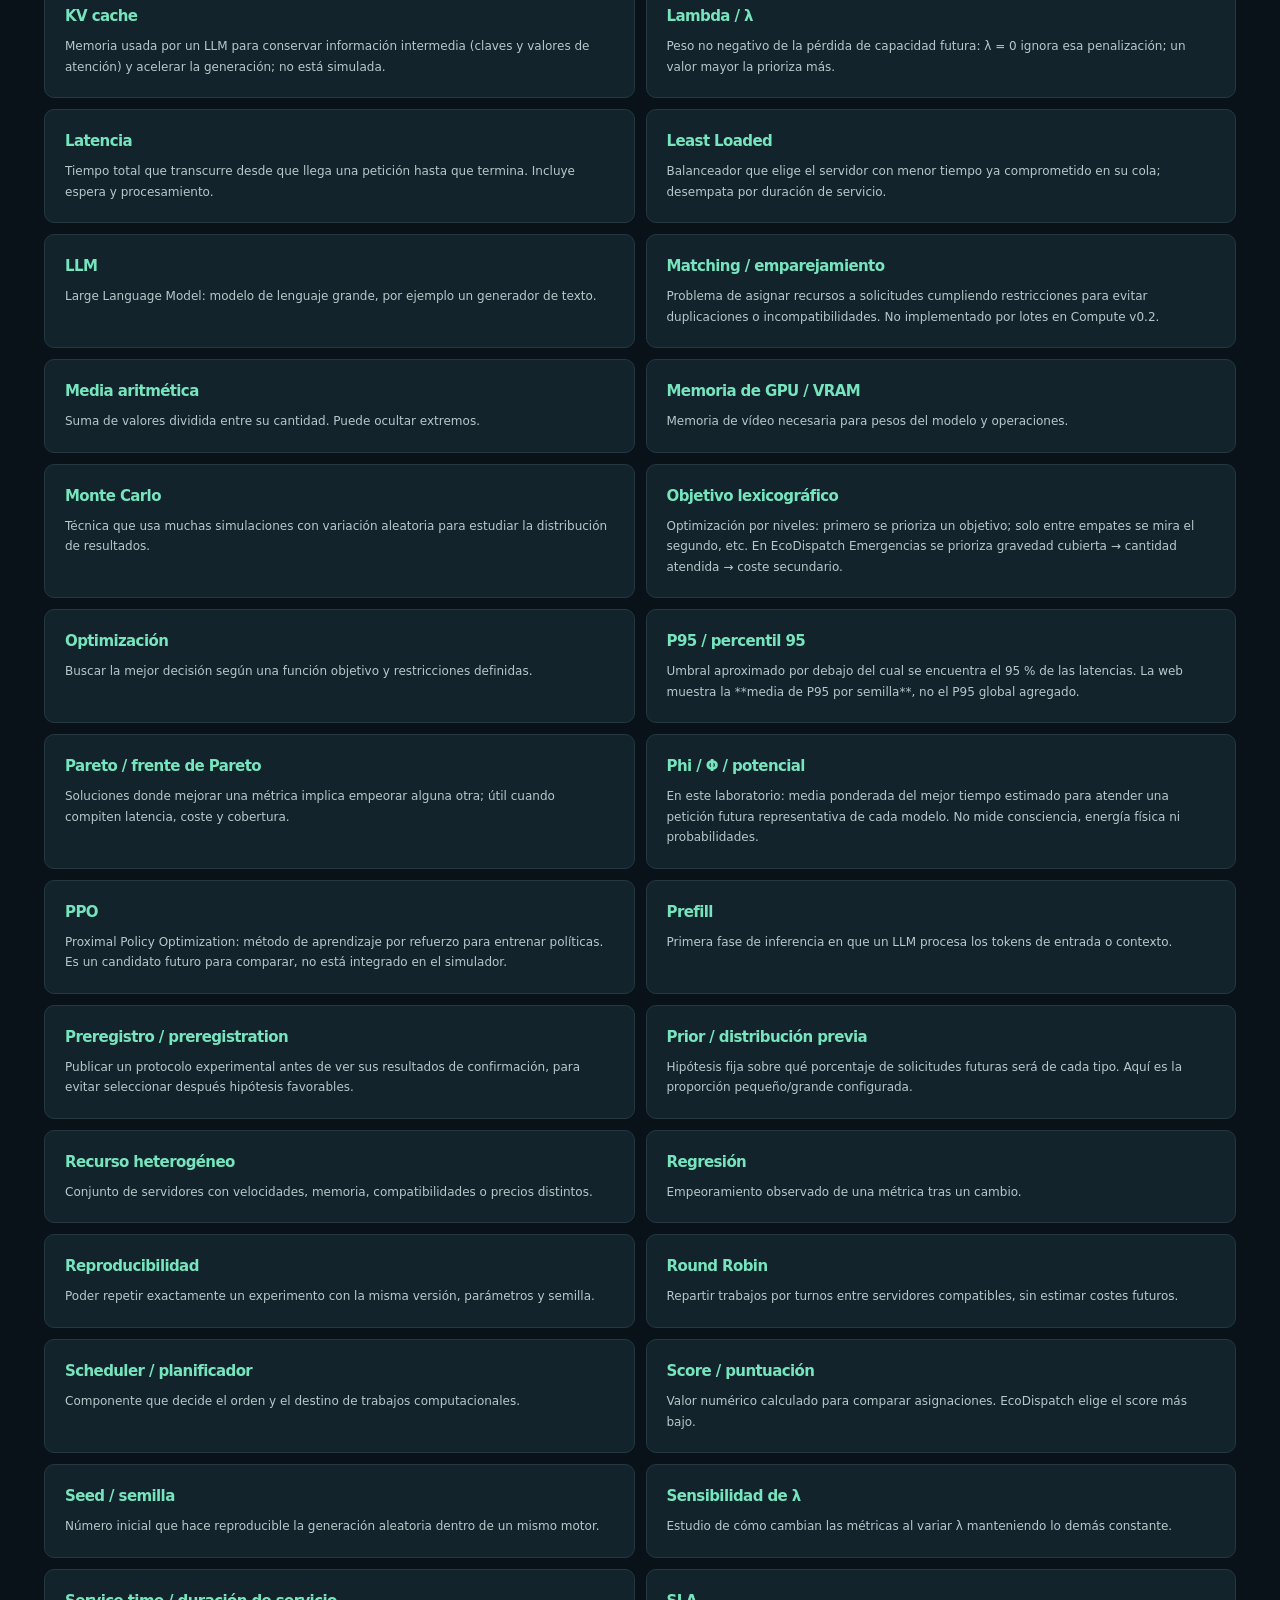
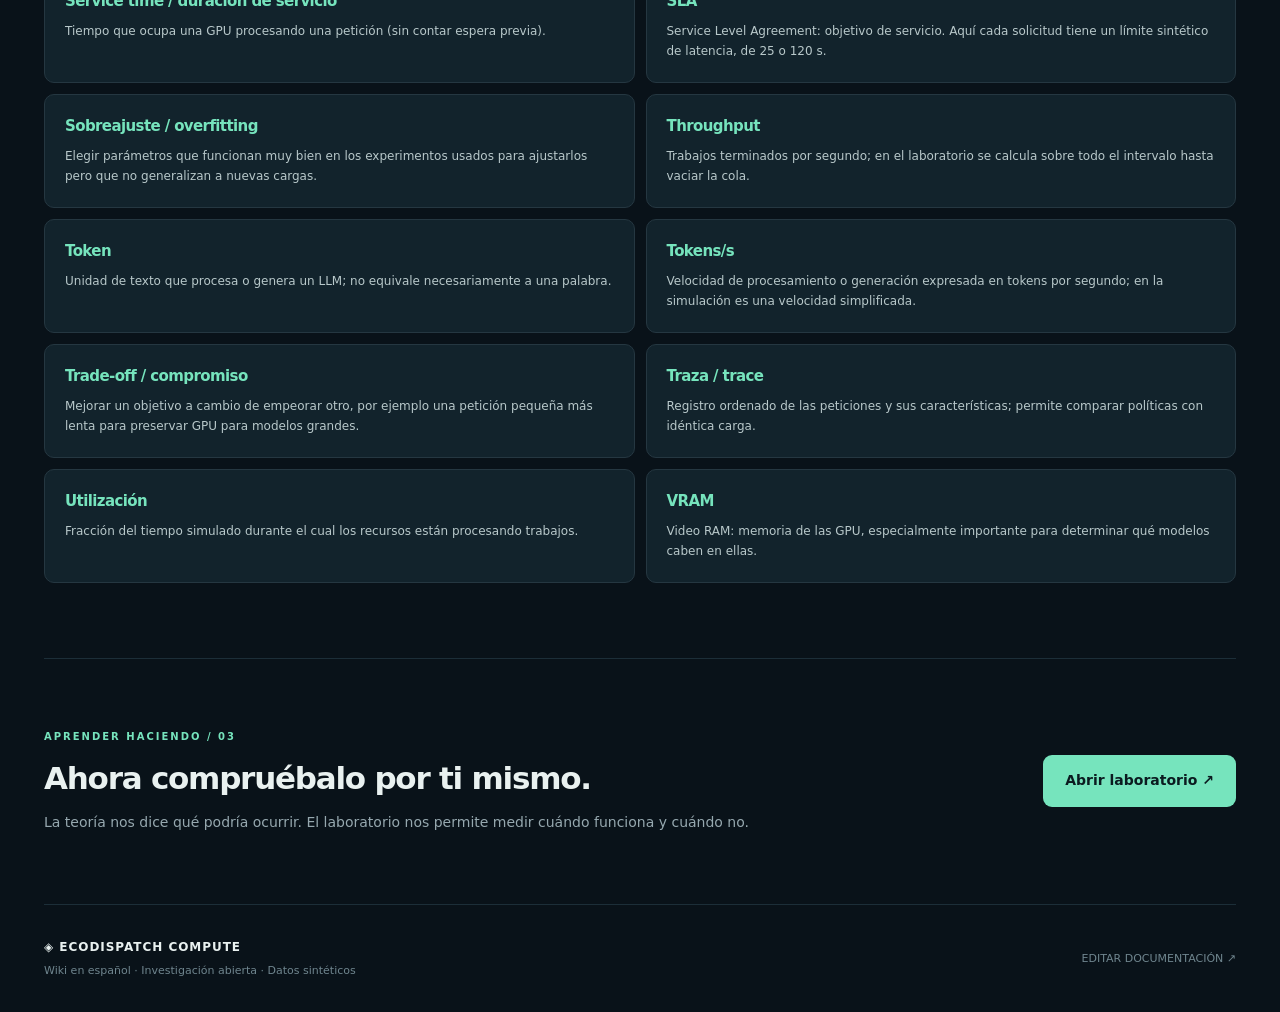
<file: web/wiki.html>
<!doctype html>
<html lang="es">
<head>
  <meta charset="utf-8">
  <meta name="viewport" content="width=device-width, initial-scale=1">
  <meta name="theme-color" content="#091219">
  <meta name="description" content="Wiki interactiva de EcoDispatch Compute: aprende las matemáticas y los términos de balanceo de GPU y LLM desde cero.">
  <title>Wiki — EcoDispatch Compute Lab</title>
  <link rel="stylesheet" href="./styles.css">
  <link rel="stylesheet" href="./wiki.css">
  <script type="module" src="./wiki.mjs"></script>
</head>
<body>
  <div class="app-shell">
    <header class="site-header">
      <a class="brand" href="./index.html"><span class="brand-mark" aria-hidden="true">◈</span><span><strong>ECODISPATCH</strong><small>COMPUTE LAB / WIKI</small></span></a>
      <nav class="top-links" aria-label="Navegación">
        <a href="./index.html">Laboratorio</a><a href="./validation.html">Validación v0.4</a>
        <a href="#lecciones">Lecciones</a>
        <a href="#diccionario">Diccionario</a>
        <a href="https://github.com/webtilians/ecodispatchcompute" target="_blank" rel="noopener noreferrer">GitHub ↗</a>
      </nav>
      <span class="environment-tag">GUÍA ABIERTA / ESPAÑOL</span>
    </header>
    <main>
      <section class="wiki-hero">
        <div class="eyebrow"><span class="eyebrow-rule"></span> BASE DE CONOCIMIENTO / 001</div>
        <h1>Entiende cada <em>decisión</em>.</h1>
        <p>Una wiki para comprender qué hace EcoDispatch Compute, por qué puede ser útil reservar GPU para futuras peticiones y cómo sabemos si realmente mejora algo. Matemáticas explicadas paso a paso, sin dar nada por supuesto.</p>
        <div class="wiki-hero-buttons"><a class="primary-link" href="#lecciones">Comenzar a aprender ↓</a><a class="secondary-link" href="#diccionario">Buscar un término ↗</a></div>
        <div class="wiki-facts"><span>06 LECCIONES</span><span><strong id="term-count">76</strong> TÉRMINOS</span><span>DOCUMENTACIÓN ABIERTA</span></div>
      </section>
      <section id="idea" class="quick-example">
        <div><p class="eyebrow">LA IDEA EN 30 SEGUNDOS</p><h2>Una GPU rápida puede ser demasiado valiosa para ocuparla ahora.</h2><p>Si solo la GPU A puede ejecutar un modelo grande, asignarle todas las peticiones pequeñas podría crear una cola innecesaria. EcoDispatch evalúa también cuánto perjudicaría al próximo trabajo hipotético usar esa GPU.</p><p class="small-disclaimer">Eso no significa que siempre deba reservarla. Si el trabajo grande nunca llega, reservar la GPU puede empeorar el resultado.</p></div>
        <div class="math-slab">
          <span>FUNCIÓN DE DECISIÓN</span>
          <div class="math-line">coste = latencia actual</div>
          <div class="math-line emphasis">+ λ × ΔΦ</div>
          <div class="math-explain">λ = importancia del futuro</div>
          <div class="math-explain">ΔΦ = deterioro estimado de la capacidad futura</div>
          <p>El sistema escoge el servidor compatible con la puntuación más baja. En la interfaz web el peso monetario está desactivado.</p>
        </div>
      </section>
      <section id="lecciones" class="wiki-lessons">
        <div class="section-heading"><div><p class="eyebrow">RUTA DE APRENDIZAJE / 01</p><h2>De cero a tus propios experimentos.</h2><p>Seis capítulos cortos, ordenados para aprender sin perderte entre fórmulas.</p></div></div>
        <div class="lesson-grid">
          <a class="lesson-card" href="https://github.com/webtilians/ecodispatchcompute/blob/master/docs/wiki/01-introduccion.md" target="_blank" rel="noopener noreferrer"><span>01 / FUNDAMENTOS</span><h3>¿Qué problema resolvemos?</h3><p>GPU incompatibles, modelos grandes, colas y el coste de elegir solo lo más rápido ahora.</p><b>Leer capítulo ↗</b></a>
          <a class="lesson-card" href="https://github.com/webtilians/ecodispatchcompute/blob/master/docs/wiki/02-matematicas.md" target="_blank" rel="noopener noreferrer"><span>02 / OPTIMIZACIÓN</span><h3>Las matemáticas paso a paso</h3><p>Entiende la función de coste, Φ, ΔΦ, λ y cómo se relacionan con k-server, matching y k-median.</p><b>Leer capítulo ↗</b></a>
          <a class="lesson-card" href="https://github.com/webtilians/ecodispatchcompute/blob/master/docs/wiki/03-simulador.md" target="_blank" rel="noopener noreferrer"><span>03 / SISTEMA</span><h3>Dentro del simulador</h3><p>Cómo llegan las peticiones y cómo toman decisiones Round Robin, Least Loaded y EcoDispatch.</p><b>Leer capítulo ↗</b></a>
          <a class="lesson-card" href="https://github.com/webtilians/ecodispatchcompute/blob/master/docs/wiki/04-experimentos.md" target="_blank" rel="noopener noreferrer"><span>04 / CIENCIA</span><h3>Cómo probar una hipótesis</h3><p>Semillas, datos pareados, P95, SLA, ablaciones y cómo evitar conclusiones engañosas.</p><b>Leer capítulo ↗</b></a>
          <a class="lesson-card" href="#diccionario"><span>05 / CONSULTA</span><h3>Diccionario A–Z</h3><p>Busca al instante conceptos de IA, redes, matemáticas, optimización y estadística.</p><b>Explorar términos ↓</b></a>
          <a class="lesson-card" href="https://github.com/webtilians/ecodispatchcompute/blob/master/docs/wiki/06-preguntas.md" target="_blank" rel="noopener noreferrer"><span>06 / PREGUNTAS</span><h3>Qué sabemos y qué no</h3><p>¿Es una IA? ¿Aprende λ? ¿Usa literalmente la matemática de OpenAI? ¿Puede fallar?</p><b>Leer respuestas ↗</b></a>
        </div>
      </section>
      <section id="diccionario" class="dictionary-section">
        <div class="section-heading"><div><p class="eyebrow">DICCIONARIO / 02</p><h2>Cada término, explicado.</h2><p>Escribe una palabra o una pregunta corta. Las definiciones se actualizan automáticamente.</p></div><a href="https://github.com/webtilians/ecodispatchcompute/blob/master/docs/wiki/glosario.md" target="_blank" rel="noopener noreferrer" class="doc-link">Ver glosario completo en GitHub ↗</a></div>
        <div class="search-box"><span aria-hidden="true">⌕</span><label for="term-search" class="sr-only">Buscar en el diccionario</label><input id="term-search" type="search" placeholder="Buscar: lambda, GPU, P95, matching, PPO…" autocomplete="off"><button type="button" id="clear-search" aria-label="Borrar búsqueda" hidden>✕</button></div>
        <div class="term-meta"><span id="search-count" aria-live="polite">Cargando términos…</span><span>Fuente: documentación versionada del repositorio</span></div>
        <div id="terms" class="term-grid"></div>
        <div id="no-results" class="no-results" hidden>No encontramos ese término. Prueba con una palabra más sencilla o en inglés.</div>
      </section>
      <section class="next-step"><div><p class="eyebrow">APRENDER HACIENDO / 03</p><h2>Ahora compruébalo por ti mismo.</h2><p>La teoría nos dice qué podría ocurrir. El laboratorio nos permite medir cuándo funciona y cuándo no.</p></div><a class="primary-link" href="./index.html#laboratorio">Abrir laboratorio ↗</a></section>
    </main>
    <footer><div><strong>◈ ECODISPATCH COMPUTE</strong><span>Wiki en español · Investigación abierta · Datos sintéticos</span></div><a href="https://github.com/webtilians/ecodispatchcompute/tree/master/docs/wiki" target="_blank" rel="noopener noreferrer">EDITAR DOCUMENTACIÓN ↗</a></footer>
  </div>
</body>
</html>
</file>
<file: web/styles.css>
:root{color-scheme:dark;--bg:#091219;--panel:#111e27;--panel-soft:#14232d;--edge:#253741;--edge-soft:#1c2e38;--text:#e9f1f0;--sub:#96a8af;--muted:#6f858e;--mint:#76e4bd;--mint-dim:#4fb392;--yellow:#e3c07d;--blue:#83a1ff;--red:#ed897c;--r:16px}
*{box-sizing:border-box}html{scroll-behavior:smooth}body{margin:0;background:var(--bg);color:var(--text);font-family:"DM Sans",system-ui,-apple-system,sans-serif;font-size:14px;line-height:1.55}button,input,select{font:inherit}button{cursor:pointer}a{color:inherit;text-decoration:none}button:focus-visible,a:focus-visible,input:focus-visible,select:focus-visible{outline:2px solid var(--mint);outline-offset:3px}h1,h2,h3,h4,p{margin-top:0}h1,h2,h3,h4,.brand{font-family:"Space Grotesk",system-ui,sans-serif;letter-spacing:-.04em}p{color:var(--sub)}.app-shell{max-width:1560px;margin:auto;padding:0 44px}.site-header{height:94px;display:flex;justify-content:space-between;align-items:center;gap:28px;border-bottom:1px solid var(--edge-soft)}.brand{display:flex;align-items:center;gap:12px;min-width:235px}.brand-mark{background:var(--mint);color:var(--bg);height:39px;width:39px;display:grid;place-items:center;font-size:31px;font-weight:700;border-radius:11px;line-height:1}.brand strong{font-size:15px;letter-spacing:.08em;display:block;line-height:1.1}.brand small{display:block;color:var(--muted);font-family:"DM Sans",sans-serif;font-size:9px;letter-spacing:.19em;margin-top:6px}.top-links{display:flex;gap:36px;font-weight:600;color:#adbdc1}.top-links a:hover,.secondary-link:hover{color:var(--mint)}.environment-tag,.version-pill{font-size:10px;letter-spacing:.1em;font-weight:700;color:var(--mint);border:1px solid #2d564c;padding:10px 14px;border-radius:999px;white-space:nowrap}.status-light{display:inline-block;width:7px;height:7px;background:var(--mint);box-shadow:0 0 8px #76e4bd66;border-radius:50%;margin-right:6px}.hero{display:grid;grid-template-columns:1.12fr .88fr;gap:60px;align-items:center;min-height:500px;padding:79px 0 83px;border-bottom:1px solid var(--edge-soft);position:relative}.hero:before{content:"";position:absolute;top:15px;left:25%;width:320px;height:260px;background:radial-gradient(circle,#1a3d3920,transparent 68%);pointer-events:none}.eyebrow,.micro-heading{font-weight:700;letter-spacing:.2em;text-transform:uppercase;color:var(--mint);font-size:10px;margin:0}.eyebrow-rule{display:inline-block;width:26px;height:1px;background:var(--mint);vertical-align:middle;margin-right:9px}.hero h1{font-size:clamp(44px,4.6vw,73px);line-height:1.07;max-width:760px;margin:24px 0}.hero h1 em{font-style:normal;color:var(--mint)}.hero-copy>p{font-size:16px;line-height:1.8;max-width:590px}.hero-copy>p strong{font-weight:600;color:var(--text)}.hero-actions{display:flex;align-items:center;gap:24px;margin-top:33px}.primary-link{padding:15px 22px;background:var(--mint);color:#0b1b20;font-weight:700;border-radius:9px;display:inline-flex;gap:22px;align-items:center}.primary-link:hover,.run-button:hover{background:#9af3d0}.secondary-link{font-weight:700;color:#c0cdd0}.hero-visual{width:100%;max-width:490px;margin-left:auto;background:linear-gradient(145deg,#132730,#0d1c26 70%);border:1px solid #30434c;border-radius:18px;min-height:305px;box-shadow:0 30px 70px #0004;overflow:hidden}.visual-head,.visual-foot{display:flex;justify-content:space-between;align-items:center;padding:18px 22px;color:#849ca6;font-family:monospace;font-size:10px;letter-spacing:.11em}.visual-head{border-bottom:1px solid #30424b}.visual-foot{border-top:1px solid #30424b}.live-dots{color:var(--mint);letter-spacing:5px}.network{height:199px;position:relative;display:flex;align-items:center;justify-content:space-between;padding:0 38px}.network-input{position:relative;z-index:1;width:90px;text-align:center;color:#a3b9bc;font-size:9px;letter-spacing:.05em}.pulse-stack{display:flex;gap:3px;align-items:center;margin-top:16px}.pulse-stack i{background:var(--mint);height:16px;width:7px;border-radius:2px;animation:pulse 1.5s infinite alternate}.pulse-stack i:nth-child(2){height:28px;animation-delay:.2s}.pulse-stack i:nth-child(3){height:21px;animation-delay:.5s}.pulse-stack i:nth-child(4){height:33px;animation-delay:.8s}.pulse-stack i:nth-child(5){height:12px;animation-delay:1s}@keyframes pulse{to{opacity:.35;transform:scaleY(.7)}}.network-lines{position:absolute;left:15%;top:4px;width:78%;height:190px;overflow:visible}.network-lines path{stroke:#3a776b;stroke-width:1.5;fill:none;stroke-dasharray:5 5;animation:march 18s linear infinite}.network-lines circle{fill:var(--mint)}@keyframes march{to{stroke-dashoffset:-200}}.network-servers{display:grid;gap:10px;z-index:1;width:94px}.network-servers>div{border:1px solid #3c554f;color:var(--mint);border-radius:6px;padding:6px 9px;background:#132c31;display:flex;justify-content:space-between;font-size:11px;font-weight:700}.network-servers .server-chip{font-size:9px;font-weight:500;color:#9ebdb3}.lab-section{padding:74px 0 50px}.section-heading{display:flex;align-items:end;justify-content:space-between;gap:26px;margin-bottom:29px}.section-heading h2{font-size:35px;line-height:1.2;margin:11px 0 7px}.section-heading p:last-child{margin-bottom:0}.version-pill{color:#a8bdc0;border-color:var(--edge)}.lab-layout{display:grid;grid-template-columns:minmax(295px,345px) minmax(0,1fr);gap:19px;align-items:stretch}.control-panel,.experiment-output,.detail-panel,.table-panel{background:var(--panel);border:1px solid var(--edge);border-radius:var(--r)}.control-panel{padding:24px}.panel-title{display:flex;gap:13px;align-items:center;border-bottom:1px solid var(--edge);padding-bottom:20px}.panel-title h3{font-size:19px;margin:0}.panel-title p{font-size:12px;margin:2px 0 0}.panel-icon{width:36px;height:36px;background:#213d3b;color:var(--mint);border:1px solid #35574e;border-radius:8px;display:grid;place-items:center;font-size:23px}.preset-area{padding:22px 0 21px;border-bottom:1px solid var(--edge-soft)}.preset-area .micro-heading{margin-bottom:14px}.preset-buttons{display:flex;gap:7px;flex-wrap:wrap}.preset-button{border:1px solid var(--edge);background:#172832;border-radius:6px;padding:7px 10px;font-size:11px;color:#b9c8c8}.preset-button.selected{background:#193e37;border-color:#4b806e;color:var(--mint)}.field{margin-top:22px}.field-head{display:flex;justify-content:space-between;align-items:center;gap:12px;margin-bottom:11px}.field label{font-weight:600;color:#d3e0df;font-size:12px}.field output{color:#cfe5e2;white-space:nowrap;font-family:"Space Grotesk",sans-serif;font-size:12px;font-weight:700}.field-accent output{color:var(--mint)}.field input[type=range]{display:block;appearance:none;width:100%;height:4px;border-radius:8px;background:#3a4d56;accent-color:var(--mint);cursor:pointer}.field input[type=range]::-webkit-slider-thumb{appearance:none;width:15px;height:15px;background:var(--mint);border:3px solid #1e4440;border-radius:50%;box-shadow:0 0 0 1px #74e9bd}.field input[type=range]::-moz-range-thumb{width:12px;height:12px;background:var(--mint);border:2px solid #1e4440;border-radius:50%}.field-limits{display:flex;justify-content:space-between;margin-top:10px;color:#718891;font-size:10px}.field-inline{display:flex;justify-content:space-between;align-items:center;gap:15px}.field-inline small{display:block;color:var(--muted);font-size:10px;margin-top:1px}.field select,.field input[type=number]{background:#0c1820;border:1px solid #344650;border-radius:7px;padding:8px 8px;color:var(--text);min-width:76px;max-width:100px}.form-actions{display:grid;grid-template-columns:1fr auto;gap:9px;margin-top:29px}.run-button{border:0;border-radius:8px;background:var(--mint);color:#0a211c;font-weight:800;padding:12px 10px;font-size:12px}.run-button:disabled{opacity:.65;cursor:wait}.reset-button,.export-button{background:transparent;border:1px solid #38505a;border-radius:8px;color:#b8ced0;font-size:12px;padding:10px 13px}.reset-button:hover,.export-button:not(:disabled):hover{border-color:var(--mint);color:var(--mint)}.export-button:disabled{opacity:.4;cursor:not-allowed}.control-note{border-top:1px solid var(--edge);margin-top:24px;padding-top:17px;display:flex;gap:10px;color:var(--muted);font-size:11px;line-height:1.6}.control-note span{color:var(--mint)}.experiment-output{padding:25px 25px 22px}.result-head{display:flex;justify-content:space-between;align-items:center;gap:16px;flex-wrap:wrap}.result-head h3{font-size:21px;margin:7px 0 0}.result-actions{display:flex;gap:13px;align-items:center;flex-wrap:wrap}.result-actions>span{font-size:11px;color:var(--sub)}.status-indicator{display:inline-block;background:var(--mint);width:7px;height:7px;border-radius:50%;margin-right:4px}.policy-cards{display:grid;grid-template-columns:repeat(3,minmax(0,1fr));gap:12px;margin-top:26px}.placeholder-card,.policy-card{min-width:0;border:1px solid #31424b;background:#15232d;border-radius:11px;padding:18px 15px;position:relative}.placeholder-card>span,.policy-card .policy-name{font-size:10px;letter-spacing:.07em;font-weight:700;color:#92a5ae}.placeholder-card>b,.policy-card .policy-number{display:block;font-family:"Space Grotesk";font-size:32px;line-height:1.2;letter-spacing:-.04em;margin:16px 0 7px}.placeholder-card small,.policy-card .policy-label{color:var(--muted);font-size:11px}.policy-card .policy-meta{font-size:11px;color:#acbec1;margin-top:13px}.placeholder-accent,.policy-card.accent{border-color:#40776b;background:linear-gradient(140deg,#14342f,#132a2c)}.policy-card.accent .policy-name,.policy-card.accent .policy-number{color:var(--mint)}.chart-grid{display:grid;grid-template-columns:repeat(2,minmax(0,1fr));gap:13px;margin-top:18px}.chart-panel{background:#0d1b24;border:1px solid var(--edge-soft);border-radius:12px;padding:18px 18px 19px;min-width:0}.chart-heading,.table-heading{display:flex;justify-content:space-between;gap:15px;align-items:start}.chart-heading h4,.chart-heading h3,.table-heading h3{font-size:16px;margin:7px 0 0}.unit-pill{font-size:10px;color:#9bafb5;background:#203039;border:1px solid #344751;padding:5px 9px;border-radius:6px;white-space:nowrap}.bar-chart{min-height:163px;display:flex;flex-direction:column;justify-content:center;gap:13px;margin-top:18px}.bar-chart>p,.empty-note{color:var(--muted);text-align:center;font-size:12px}.chart-bar-label{display:flex;justify-content:space-between;gap:7px;color:#b8c7cb;font-size:11px;margin-bottom:5px}.chart-bar-label strong{font-family:"Space Grotesk";font-size:12px;color:var(--text)}.chart-track{background:#293b44;border-radius:999px;height:9px;overflow:hidden}.chart-fill{height:100%;border-radius:999px;min-width:0;background:var(--blue);transition:width .35s ease}.chart-fill.rr{background:#7398ad}.chart-fill.ll{background:var(--yellow)}.chart-fill.eco{background:var(--mint)}.analysis-panel{display:flex;gap:14px;align-items:start;background:#17352f;border:1px solid #316155;border-radius:11px;padding:17px;margin-top:19px}.insight-symbol{color:var(--mint);font-size:26px;line-height:1}.analysis-panel p:last-child{color:#c9ddd5;margin:8px 0 0;font-size:12px;line-height:1.65}.deep-dive{margin-top:66px}.section-heading.compact{margin-bottom:22px}.detail-grid{display:grid;grid-template-columns:1fr 1fr;gap:17px}.detail-panel{padding:24px;min-width:0}.line-wrap{width:100%;padding-top:18px}.line-wrap svg{display:block;width:100%;height:auto;max-height:290px}.chart-footnote{font-size:11px;color:#859ba1;line-height:1.65;margin:8px 0 0}.gpu-bars{min-height:255px;display:flex;justify-content:center;flex-direction:column;gap:21px}.gpu-row{display:grid;grid-template-columns:52px 1fr 48px;gap:15px;align-items:center}.gpu-row strong{font-size:12px}.gpu-row span{text-align:right;font-size:11px;font-family:monospace;color:#c5d4d4}.gpu-track{height:13px;background:#24343e;border-radius:4px;overflow:hidden}.gpu-fill{height:100%;background:var(--mint);border-radius:4px}.gpu-fill.small-only{background:#759fb4}.legend{display:flex;gap:18px;flex-wrap:wrap;font-size:11px;color:#93a7ab}.legend-square{width:9px;height:9px;background:var(--mint);display:inline-block;margin-right:5px;border-radius:2px}.legend-alt{background:#759fb4}.table-panel{margin-top:18px;padding:22px}.table-scroll{overflow:auto;margin-top:17px}table{width:100%;border-collapse:collapse;text-align:left;white-space:nowrap;font-size:12px}th{font-size:10px;font-weight:600;color:#869ba4;padding:12px 13px;border-bottom:1px solid var(--edge);text-transform:uppercase;letter-spacing:.035em}td{padding:16px 13px;border-bottom:1px solid var(--edge-soft);color:#ccdad9;font-family:"Space Grotesk"}td:first-child{font-weight:700;color:var(--text);font-family:"DM Sans"}.eco-row td:first-child{color:var(--mint)}tr:last-child td{border-bottom:0}.empty-cell{text-align:center;color:var(--muted)}.method-section{padding:76px 0 85px;border-top:1px solid var(--edge-soft)}.method-cards{display:grid;grid-template-columns:repeat(3,1fr);gap:15px}.method-cards article{border:1px solid var(--edge);border-radius:13px;padding:24px;background:var(--panel)}.method-cards article>span,.formula>span{display:block;font-size:10px;color:var(--mint);font-weight:700;letter-spacing:.14em}.method-cards h3{font-size:19px;margin:17px 0 10px}.method-cards p{font-size:12px;line-height:1.8;margin:0}.formula{display:flex;align-items:center;justify-content:space-between;gap:15px;background:#17322d;border:1px solid #2b594e;border-radius:12px;margin-top:17px;padding:24px;flex-wrap:wrap}.formula code{font-size:12px;color:#dcece4;white-space:normal}.formula a{color:var(--mint);font-size:11px;font-weight:700;white-space:nowrap}footer{display:flex;align-items:center;justify-content:space-between;gap:20px;border-top:1px solid var(--edge-soft);min-height:108px}footer>div{display:grid;gap:5px}footer strong{font-size:12px;letter-spacing:.08em}footer span,footer a{color:var(--muted);font-size:11px}footer a:hover{color:var(--mint)}
@media(max-width:1180px){.app-shell{padding:0 26px}.hero{gap:24px}.hero h1{font-size:clamp(41px,4.6vw,60px)}.lab-layout{grid-template-columns:300px minmax(0,1fr)}.experiment-output{padding:18px}.policy-card{padding:15px 11px}.policy-card .policy-number{font-size:25px}.result-head h3{font-size:18px}.chart-grid{grid-template-columns:1fr}.bar-chart{min-height:130px}}
@media(max-width:820px){.top-links{display:none}.site-header{height:78px}.hero{grid-template-columns:1fr;min-height:0;padding:57px 0}.hero-visual{max-width:100%;margin:8px 0 0}.hero-copy>p{max-width:700px}.lab-layout{grid-template-columns:1fr}.control-panel{display:block}.field{max-width:none}.chart-grid{grid-template-columns:1fr 1fr}.detail-grid{grid-template-columns:1fr}.section-heading h2{font-size:29px}.method-cards{grid-template-columns:1fr}}
@media(max-width:560px){.app-shell{padding:0 15px}.site-header{height:72px}.brand{min-width:0}.brand strong{font-size:12px}.brand small{font-size:8px}.brand-mark{width:34px;height:34px}.environment-tag{display:none}.hero{padding:50px 0}.hero h1{font-size:45px}.hero-copy>p{font-size:14px}.hero-actions{gap:17px}.hero-visual{min-height:290px}.section-heading{align-items:start}.version-pill{display:none}.lab-section{padding-top:45px}.section-heading h2{font-size:28px}.control-panel,.experiment-output,.detail-panel,.table-panel{padding:17px}.policy-cards{grid-template-columns:1fr;gap:9px}.policy-card{display:grid;grid-template-columns:1fr 1fr;align-items:center}.policy-card .policy-name{grid-column:1}.policy-card .policy-number{grid-column:1;margin:8px 0 4px}.policy-card .policy-label{grid-column:1}.policy-card .policy-meta{grid-column:2;grid-row:1 / span 3;text-align:right}.placeholder-card{padding:12px}.placeholder-card>b{font-size:23px;margin:8px 0}.chart-grid{grid-template-columns:1fr}.chart-heading h3{font-size:15px}.result-actions{width:100%;justify-content:space-between}.method-section{padding:50px 0}.method-cards article{padding:19px}footer{padding:26px 0}.formula{padding:17px}}
@media(prefers-reduced-motion:reduce){*,*:before,*:after{animation:none!important;transition:none!important;scroll-behavior:auto!important}}
</file>
<file: web/validation.css>
.validation-hero{padding:74px 0 66px;border-bottom:1px solid var(--edge-soft)}.validation-hero h1{max-width:930px;font-size:clamp(47px,6vw,82px);line-height:1.06;margin:20px 0 24px;letter-spacing:-.05em}.validation-hero em{font-style:normal;color:var(--mint)}.validation-hero>p{max-width:780px;font-size:17px;line-height:1.75}.validation-hero strong{color:#e9f1f0}.hero-chips{display:flex;gap:12px;flex-wrap:wrap;margin-top:34px}.hero-chips span{font-size:10px;font-weight:700;color:#a5c8bf;border:1px solid #34554b;border-radius:6px;padding:9px 12px;letter-spacing:.11em;background:#15302c}.research-frame{padding:72px 0 55px}.protocol-link{color:var(--mint);font-size:12px;white-space:nowrap}.protocol-link:hover{text-decoration:underline}.run-layout{display:grid;grid-template-columns:340px minmax(0,1fr);gap:17px;align-items:stretch}.validation-controls,.validation-results,.validation-panel,.comparison-table{border:1px solid var(--edge);border-radius:15px;background:var(--panel)}.validation-controls{padding:25px}.validation-controls h3{font-size:20px;margin:0 0 25px;padding-bottom:20px;border-bottom:1px solid var(--edge)}.validation-controls h3 span{color:var(--mint);margin-right:8px}.v-field{margin-bottom:23px}.v-field label{display:block;font-size:12px;font-weight:700;color:#d9e8e6;margin-bottom:10px}.v-field select{width:100%;color:var(--text);background:#0b1820;border:1px solid #39505b;border-radius:8px;padding:12px 9px;font-size:13px}.v-field>p,.v-note{font-size:11px;color:#94a8ad;line-height:1.75;margin:9px 0 0}.preset-stat{background:#17342f;border:1px solid #2c6054;border-radius:10px;padding:19px;margin:25px 0}.preset-stat>span{font-size:10px;color:var(--mint);letter-spacing:.1em;font-weight:700}.preset-stat strong{display:block;font-size:25px;font-family:"Space Grotesk",sans-serif;margin:9px 0 3px}.preset-stat small{color:#a8c6be}.v-buttons{display:grid;grid-template-columns:1fr;gap:9px}.v-buttons .run-button{font-size:13px;padding:14px}.v-buttons .reset-button{padding:12px}.v-buttons button:disabled{opacity:.5;cursor:wait}.validation-results{padding:24px}.validation-status{display:flex;align-items:center;gap:8px;color:#b2c5c5;font-size:12px;margin:1px 0 22px}.validation-status .status-light{margin:0;flex:none}.key-metrics{display:grid;grid-template-columns:repeat(3,minmax(0,1fr));gap:11px}.key-card{padding:19px 14px;border:1px solid #32464e;border-radius:11px;background:#14242e}.key-card>span{display:block;font-size:11px;color:#9daeb6;font-weight:600}.key-card strong{font-family:"Space Grotesk",sans-serif;display:block;white-space:nowrap;font-size:clamp(17px,2.1vw,28px);margin:14px 0 6px;color:var(--mint);letter-spacing:-.02em}.key-card small{font-size:10px;color:var(--muted)}.main-result{margin-top:16px;border:1px solid #355e54;background:#16302d;border-radius:12px;padding:19px 21px;display:flex;gap:15px;justify-content:space-between;align-items:flex-start}.main-result h3{font-size:19px;margin:7px 0}.main-result p:last-child{font-size:12px;line-height:1.65;margin:0;max-width:660px;color:#bed6ce}.verdict-tag{font-size:10px;padding:6px 10px;white-space:nowrap;border:1px solid #558677;color:#a4e5ca;border-radius:7px;font-weight:700;letter-spacing:.07em}.validation-chart{margin-top:20px;border:1px solid var(--edge-soft);background:#0d1b24;padding:21px;border-radius:12px}.validation-chart h3,.validation-panel h3,.comparison-table h3{margin:7px 0 0;font-size:18px}.validation-bars{margin-top:20px;display:grid;gap:11px;min-height:220px;align-content:center}.vbar{display:grid;grid-template-columns:142px 1fr 70px;gap:14px;align-items:center}.vbar>span{font-size:12px;color:#bfcdce}.vbar>strong{font-size:12px;text-align:right;font-family:"Space Grotesk"}.vbar-track{height:11px;background:#263a44;border-radius:999px;overflow:hidden}.vbar-fill{height:100%;border-radius:999px;background:#7797aa}.vbar-fill.eco{background:var(--mint)}.vbar-fill.base{background:var(--yellow)}.analysis-grid{display:grid;grid-template-columns:1.1fr .9fr;gap:17px;margin-top:17px}.validation-panel{padding:24px;min-width:0}.validation-panel svg{width:100%;height:auto;margin:20px 0 2px;display:block}.panel-foot{margin:13px 0 0;font-size:11px;color:#839ba1;line-height:1.65}.outcomes{min-height:235px;display:flex;flex-direction:column;justify-content:center;gap:15px;margin-top:18px}.outcome-row{display:grid;grid-template-columns:100px 1fr 58px;gap:12px;align-items:center;color:#b8c9ca;font-size:12px}.outcome-row strong{text-align:right;font-family:"Space Grotesk";font-size:16px}.outcome-track{height:12px;border-radius:8px;background:#2b404b;overflow:hidden}.outcome-fill{height:100%;border-radius:8px}.outcome-fill.win{background:#66d4ac}.outcome-fill.tie{background:#8296a0}.outcome-fill.loss{background:#e09d83}.comparison-table{padding:24px;margin-top:17px}.comparison-table .table-scroll{margin-top:22px}.comparison-table th{font-size:10px}.comparison-table td{font-family:"Space Grotesk",sans-serif}.comparison-table tr.target td:first-child{color:var(--mint)}.research-method{padding:77px 0 90px;border-top:1px solid var(--edge-soft)}.research-method h2{font-size:34px;margin:14px 0 29px}.secondary-note{margin-top:22px;color:#93a8ab;font-size:12px}.secondary-note a{color:var(--mint)}
@media(max-width:1180px){.run-layout{grid-template-columns:290px 1fr}.validation-controls,.validation-results{padding:17px}.key-card{padding:15px 11px}.key-card strong{font-size:21px}.analysis-grid{grid-template-columns:1fr 1fr}.vbar{grid-template-columns:115px 1fr 66px;gap:8px}}
@media(max-width:920px){.run-layout,.analysis-grid{grid-template-columns:1fr}.validation-controls{display:block}.v-field{display:inline-block;vertical-align:top;width:calc(50% - 11px);margin-right:14px}.v-field:nth-of-type(2){margin-right:0}.preset-stat{margin-top:4px}.outcomes{min-height:200px}}
@media(max-width:600px){.validation-hero{padding:52px 0 45px}.validation-hero h1{font-size:44px}.validation-hero>p{font-size:14px}.research-frame{padding:50px 0}.hero-chips{gap:7px}.hero-chips span{font-size:9px;padding:7px}.v-field{display:block;width:100%}.validation-controls,.validation-results,.validation-panel,.comparison-table{padding:16px}.key-metrics{grid-template-columns:1fr}.key-card{padding:13px}.key-card strong{margin:4px 0;font-size:23px}.main-result{flex-direction:column}.vbar{grid-template-columns:105px 1fr 55px;gap:7px}.vbar>span{font-size:11px}.research-method h2{font-size:29px}}
.scenario-tabs{display:flex;gap:9px;flex-wrap:wrap;margin:4px 0 20px}.scenario-tabs[hidden]{display:none}.scenario-tab{background:#1b3039;color:#b3c6c4;border:1px solid #38505a;padding:8px 12px;border-radius:7px;font-weight:600;font-size:11px}.scenario-tab.selected{color:#76e4bd;border-color:#4e8b7d;background:#194037}.scenario-tab:hover{border-color:#76e4bd}

.frozen-result{display:flex;gap:24px;align-items:center;justify-content:space-between;background:linear-gradient(120deg,#263028,#15312d);border:1px solid #536e5c;border-radius:13px;padding:20px 24px;margin-top:30px}.frozen-result div{max-width:870px}.frozen-result span{font-size:10px;font-weight:700;letter-spacing:.13em;color:#e4c486}.frozen-result strong{display:block;margin:5px 0 6px;font-family:"Space Grotesk",system-ui,sans-serif;font-size:17px;letter-spacing:-.02em}.frozen-result p{font-size:12px;color:#c0d3c9;margin:0;line-height:1.65}.frozen-result p b{color:#f1e7d0}.frozen-result a{color:var(--mint);white-space:nowrap;font-size:12px;font-weight:700}.frozen-result a:hover{text-decoration:underline}
@media(max-width:820px){.frozen-result{align-items:flex-start;flex-direction:column}}
</file>
<file: web/wiki.css>
.wiki-hero{padding:83px 0 64px;max-width:960px}.wiki-hero h1{font-size:clamp(44px,6.3vw,85px);line-height:1.08;margin:23px 0}.wiki-hero h1 em{font-style:normal;color:var(--mint)}.wiki-hero>p{max-width:730px;font-size:17px;line-height:1.8}.wiki-hero-buttons{display:flex;align-items:center;gap:26px;flex-wrap:wrap;margin:30px 0 50px}.wiki-facts{border-top:1px solid var(--edge);display:flex;gap:32px;flex-wrap:wrap;padding-top:20px;font-size:10px;color:#a0b3b6;letter-spacing:.17em;font-weight:700}.wiki-facts strong{color:var(--mint)}.quick-example{display:grid;grid-template-columns:1.1fr .9fr;gap:36px;align-items:center;background:linear-gradient(130deg,#132630,#101f27);border:1px solid #32514e;border-radius:20px;padding:37px 41px}.quick-example h2{font-size:clamp(24px,3.3vw,41px);line-height:1.2;margin:13px 0 15px}.quick-example p{font-size:13px;line-height:1.85}.small-disclaimer{color:#d0d9b4!important}.math-slab{background:#0b1820;border:1px solid #314c47;border-radius:13px;padding:27px}.math-slab>span{font-size:10px;color:#829ba1;font-weight:700;letter-spacing:.15em}.math-line{font-family:ui-monospace,SFMono-Regular,Consolas,monospace;font-size:clamp(15px,2vw,24px);color:#e3efeb;margin-top:13px;font-weight:700}.math-line.emphasis{color:var(--mint)}.math-explain{border-left:2px solid #478374;padding-left:11px;margin:14px 0;font-size:12px;color:#adc7c3}.math-slab p{color:#879ea4;font-size:11px;margin:20px 0 0}.wiki-lessons,.dictionary-section{padding:75px 0;border-bottom:1px solid var(--edge-soft)}.lesson-grid{display:grid;grid-template-columns:repeat(3,minmax(0,1fr));gap:15px}.lesson-card{border:1px solid var(--edge);background:var(--panel);border-radius:14px;min-height:253px;padding:25px;display:flex;flex-direction:column;transition:transform .15s,border-color .15s}.lesson-card:hover{transform:translateY(-3px);border-color:#4a8b78}.lesson-card>span{font-size:10px;color:var(--mint);letter-spacing:.14em;font-weight:700}.lesson-card h3{margin:20px 0 11px;font-size:22px;line-height:1.2}.lesson-card p{font-size:12px;line-height:1.7;flex:1}.lesson-card b{font-size:12px;color:var(--mint)}.doc-link{color:var(--mint);font-size:12px;white-space:nowrap}.doc-link:hover{text-decoration:underline}.search-box{display:flex;align-items:center;gap:13px;border:1px solid #44615c;background:#152731;border-radius:11px;padding:13px 19px}.search-box:focus-within{border-color:var(--mint)}.search-box>span{font-size:28px;line-height:1;color:var(--mint)}.search-box input{flex:1;min-width:0;font-size:16px;background:transparent;color:var(--text);border:0;outline:0}.search-box input::placeholder{color:#708b92}.search-box button{background:transparent;border:0;color:var(--sub);font-size:15px}.term-meta{display:flex;justify-content:space-between;gap:20px;margin:15px 2px 17px;color:#83989e;font-size:11px}.term-grid{display:grid;grid-template-columns:repeat(2,minmax(0,1fr));gap:11px}.term-card{background:#12232c;border:1px solid var(--edge);padding:20px;border-radius:10px}.term-card h3{font-size:15px;color:var(--mint);margin:0 0 8px}.term-card p{font-size:12px;line-height:1.7;margin:0;color:#b8c8ca}.no-results{padding:25px;border:1px dashed var(--edge);text-align:center;color:var(--sub)}.next-step{padding:70px 0;display:flex;align-items:center;justify-content:space-between;gap:20px}.next-step h2{font-size:31px;margin:10px 0}.next-step p:last-child{margin:0}.sr-only{position:absolute;width:1px;height:1px;padding:0;margin:-1px;overflow:hidden;clip:rect(0,0,0,0);white-space:nowrap;border:0}
@media(max-width:1100px){.lesson-grid{grid-template-columns:repeat(2,minmax(0,1fr))}.quick-example{padding:27px;gap:20px}}
@media(max-width:820px){.quick-example{grid-template-columns:1fr}.quick-example h2{max-width:600px}.next-step{align-items:flex-start;flex-direction:column}.term-grid{grid-template-columns:1fr}}
@media(max-width:560px){.wiki-hero{padding:54px 0 47px}.wiki-hero h1{font-size:46px}.wiki-hero>p{font-size:14px}.wiki-facts{gap:16px}.quick-example{padding:21px}.math-slab{padding:20px}.lesson-grid{grid-template-columns:1fr}.lesson-card{min-height:0;padding:21px}.wiki-lessons,.dictionary-section{padding:53px 0}.term-meta{flex-direction:column;gap:6px}.search-box input{font-size:13px}.next-step h2{font-size:27px}}
</file>
